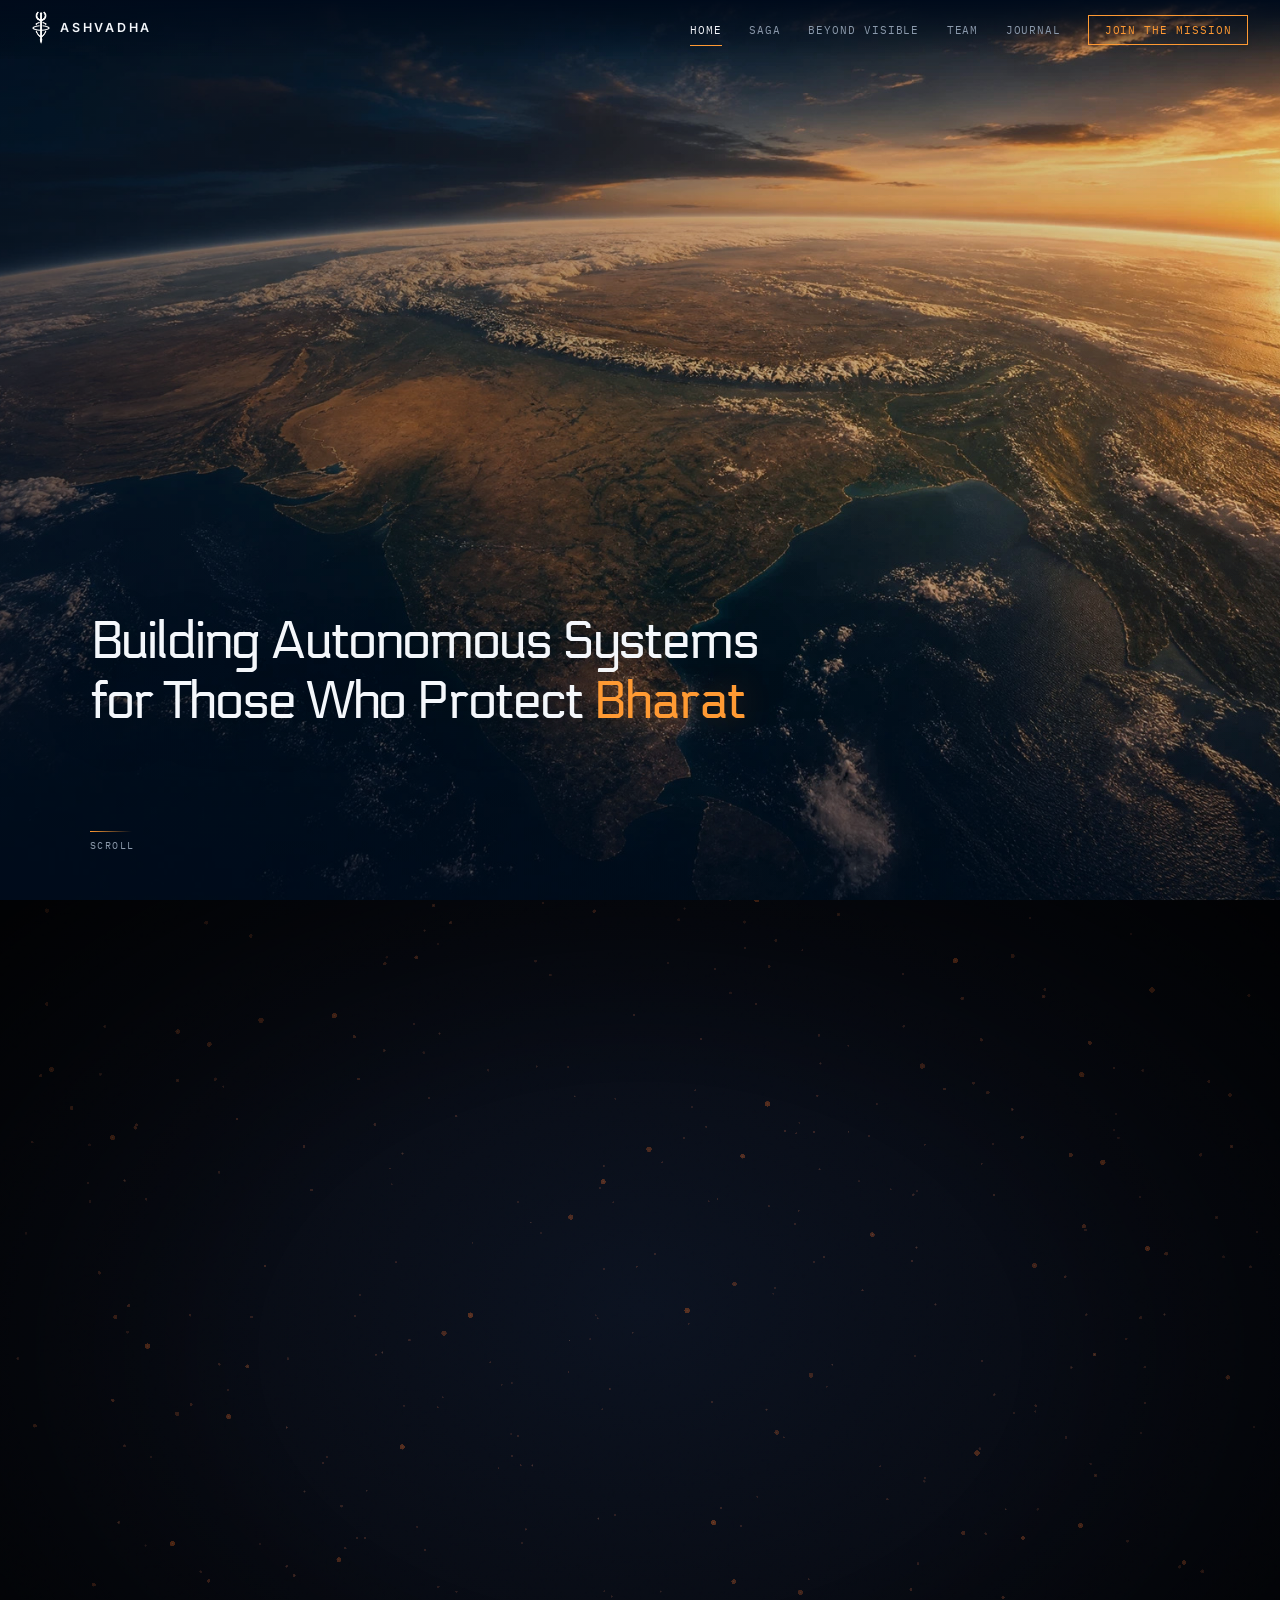
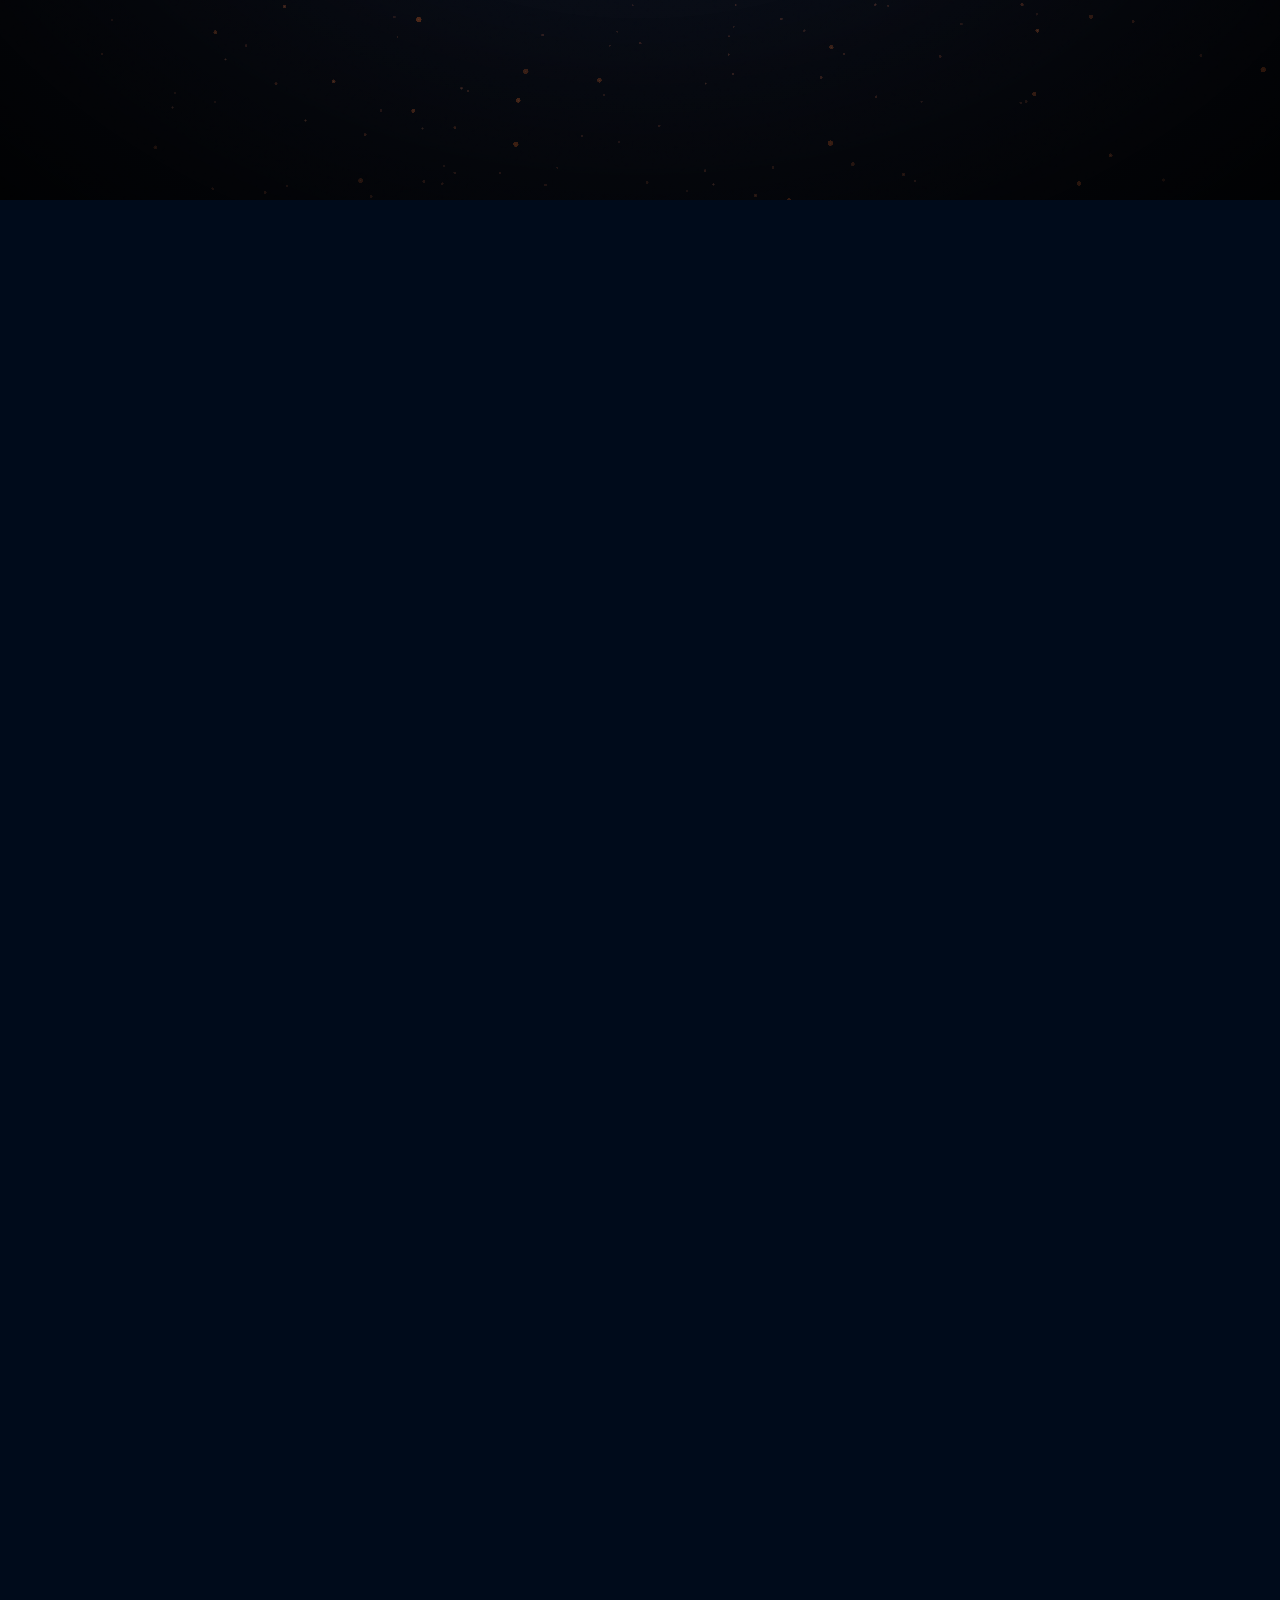
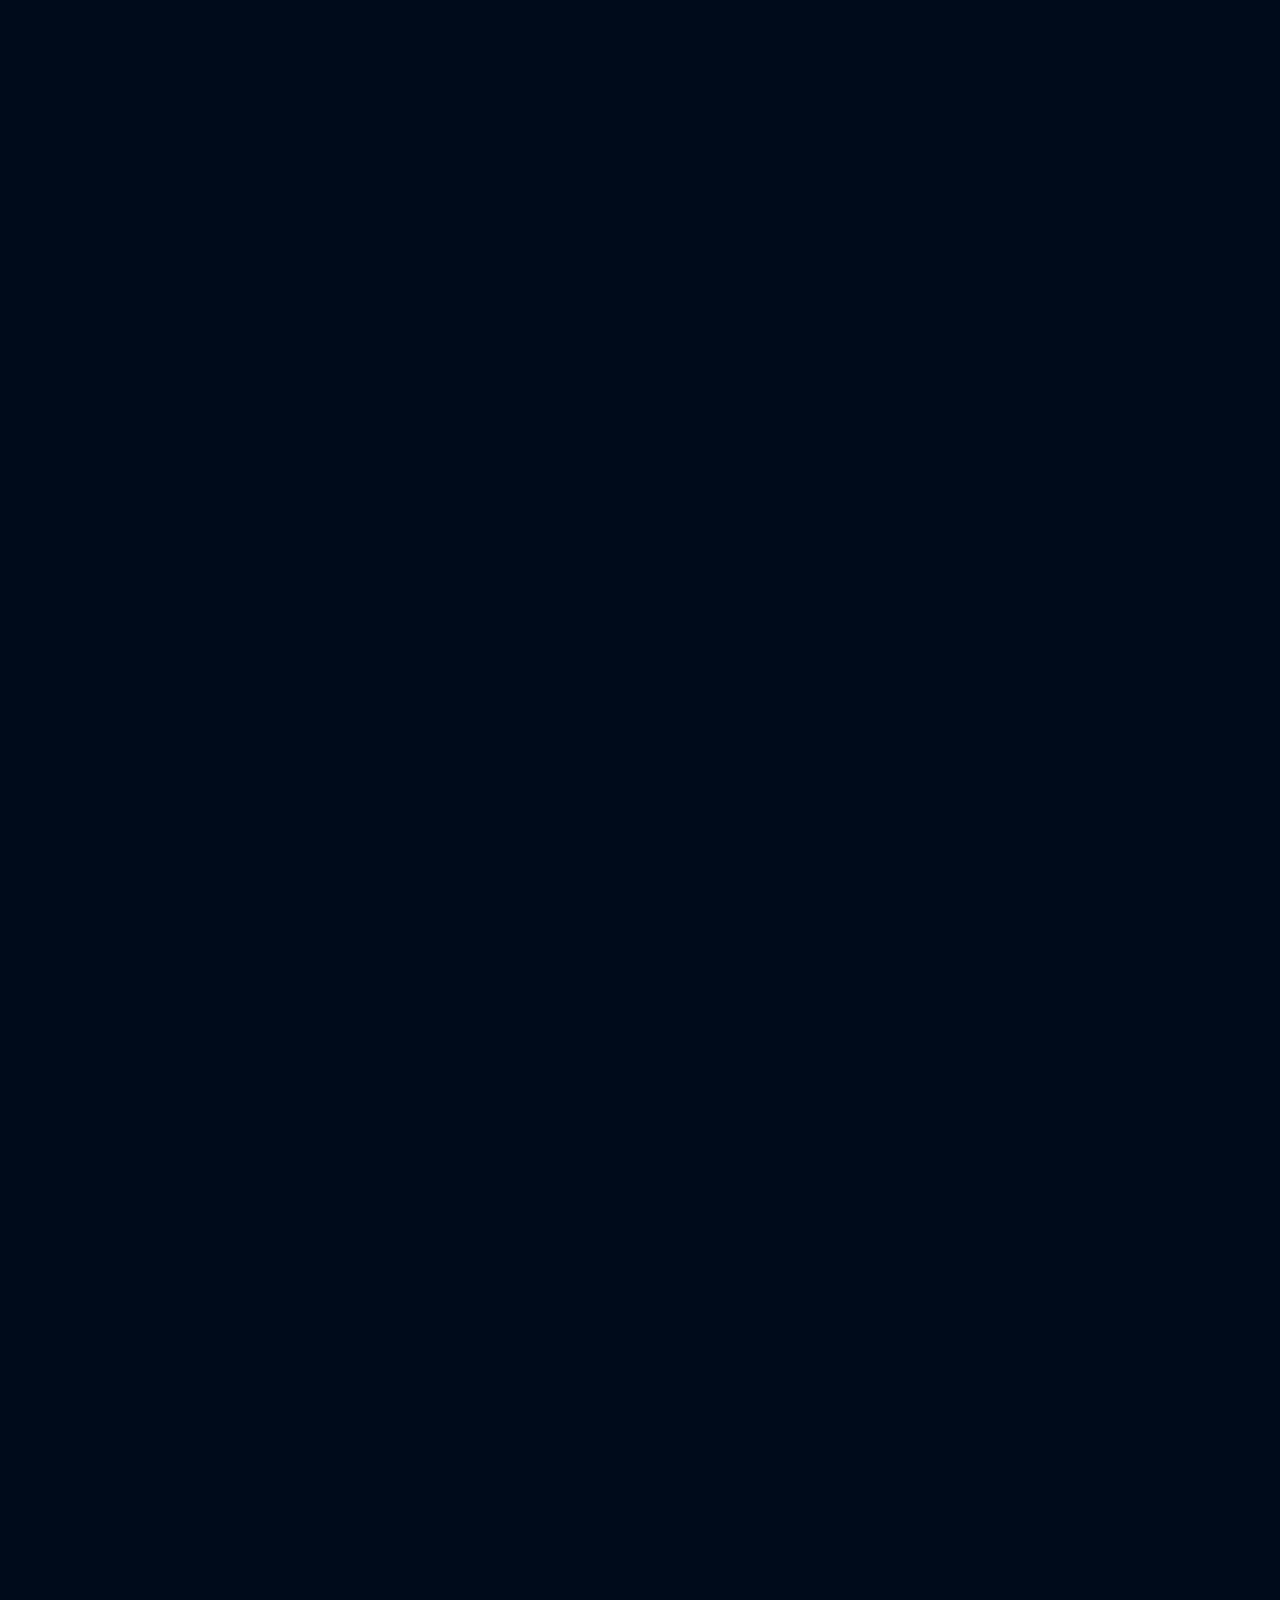
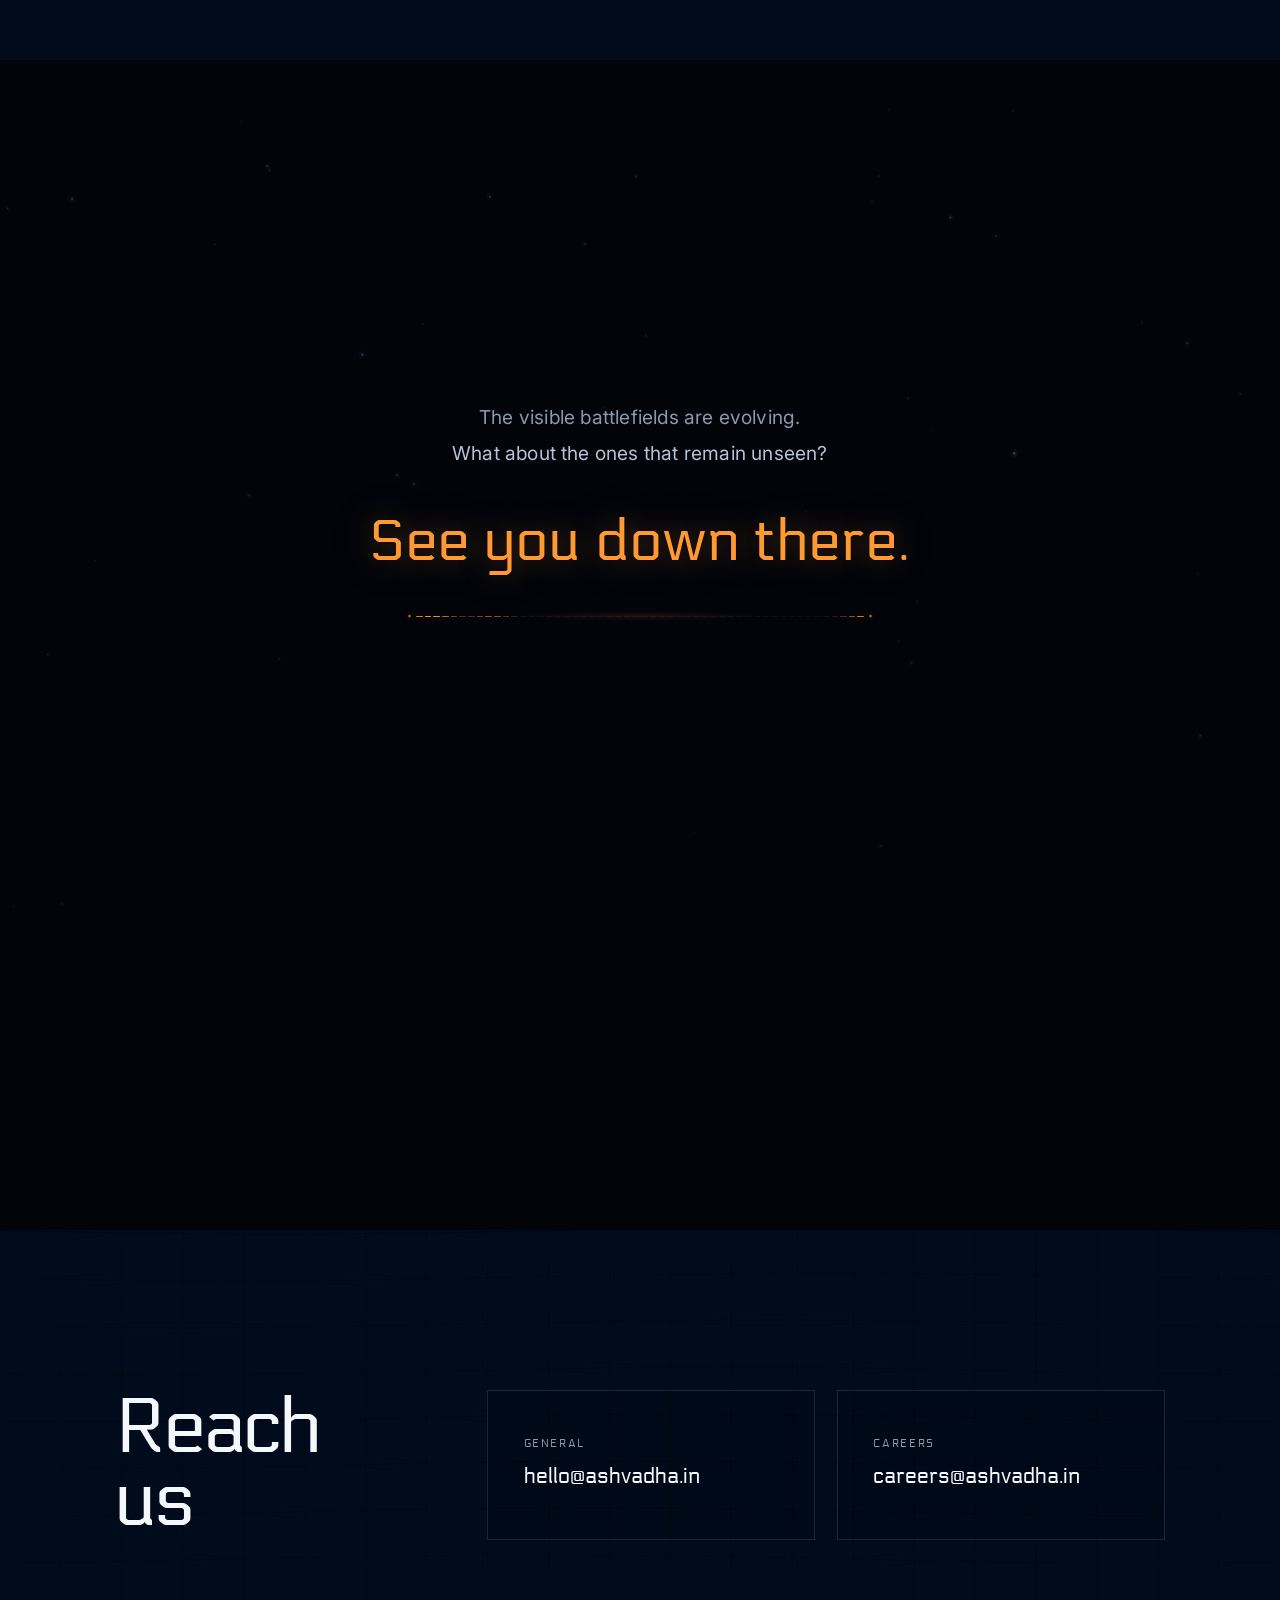
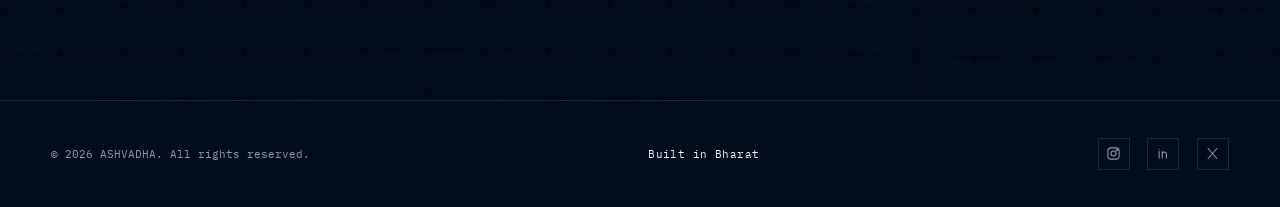
<file: index.html>
<!DOCTYPE html>
<html lang="en">
<head>
  <meta charset="UTF-8" />
  <meta name="viewport" content="width=device-width, initial-scale=1.0" />
  <title>ASHVADHA — Autonomous Systems for Those Who Protect Bharat</title>
  <meta name="description" content="ASHVADHA builds sovereign autonomous systems. Uncompromising standards. Built in Bharat." />
  <link rel="preconnect" href="https://fonts.googleapis.com" />
  <link rel="preconnect" href="https://fonts.gstatic.com" crossorigin />
  <link href="https://fonts.googleapis.com/css2?family=Electrolize&family=IBM+Plex+Mono:wght@400;500&family=Inter:wght@400;500;600&display=swap" rel="stylesheet" />
  <link rel="stylesheet" href="styles.css" />
  <link rel="stylesheet" href="saga-v29.css" />
  <link rel="stylesheet" href="domain-v29.css" />
  <meta name="theme-color" content="#000b1b" />
  <meta name="color-scheme" content="dark" />
  <link rel="canonical" href="https://ashvadha.in/" />
  <link rel="icon" type="image/png" sizes="32x32" href="images/favicon-32.png" />
  <link rel="apple-touch-icon" href="images/apple-touch-icon.png" />
  <meta property="og:type" content="website" />
  <meta property="og:site_name" content="ASHVADHA" />
  <meta property="og:title" content="ASHVADHA — Autonomous Systems for Those Who Protect Bharat" />
  <meta property="og:description" content="ASHVADHA builds sovereign autonomous systems. Uncompromising standards. Built in Bharat." />
  <meta property="og:url" content="https://ashvadha.in/" />
  <meta property="og:image" content="https://ashvadha.in/images/og-image.jpg" />
  <meta property="og:image:width" content="1200" />
  <meta property="og:image:height" content="630" />
  <meta property="og:image:alt" content="India seen from orbit at sunrise, with the Ashvadha mark" />
  <meta name="twitter:card" content="summary_large_image" />
  <meta name="twitter:site" content="@ashvadhaindia" />
  <noscript><style>.boot{display:none}.team-card{opacity:1}</style></noscript>
  <script type="application/ld+json">{"@context":"https://schema.org","@type":"Organization","name":"ASHVADHA","url":"https://ashvadha.in/","logo":"https://ashvadha.in/images/icon-512.png","description":"ASHVADHA builds sovereign autonomous systems for those who protect Bharat.","sameAs":["https://www.instagram.com/ashvadha_india/","https://in.linkedin.com/company/ashvadha","https://x.com/ashvadhaindia"]}</script>
</head>
<body>
  <a class="skip-link" href="#main">Skip to content</a>
  <div id="boot" class="boot" aria-hidden="true"></div>

  <!-- Navigation -->
  <nav class="nav" id="nav">
    <a href="index.html" class="nav-logo">
      <img src="images/logo-mark.png" alt="" width="18" height="34" class="nav-logo-img" />
      <span>ASHVADHA</span>
    </a>
    <ul class="nav-links" id="navLinks">
      <li><a href="#hero" class="active">Home</a></li>
      <li><a href="#saga">Saga</a></li>
      <li><a href="#beyond">Beyond Visible</a></li>
      <li><a href="team.html">Team</a></li>
      <li><a href="journal.html">Journal</a></li>
      <li><a href="#join" class="nav-cta">Join the Mission</a></li>
    </ul>
    <button class="nav-toggle" id="navToggle" aria-label="Menu" aria-controls="navLinks" aria-expanded="false">
      <svg width="24" height="24" viewBox="0 0 24 24" fill="none" stroke="currentColor" stroke-width="2">
        <path d="M4 6h16M4 12h16M4 18h16"/>
      </svg>
    </button>
  </nav>

  <main id="main">
  <!-- Hero -->
  <section class="hero" id="hero">
    <div class="hero-bg">
      <img src="images/hero-bg.jpg" alt="" width="1920" height="1080" fetchpriority="high" decoding="async" class="hero-img" />
    </div>
    <div class="hero-overlay"></div>
    <div class="hero-content">
      <h1 class="hero-tagline"><span class="hero-line hero-line-one">Building Autonomous Systems</span><span class="hero-line hero-line-two">for Those Who Protect <em>Bharat</em></span></h1>
    </div>
    <div class="scroll-hint"><i></i>Scroll</div>
  </section>

<section class="saga-v29" id="saga" data-saga-section>
    <div class="saga-v29__track">
      <div class="saga-v29__sticky" data-sticky>

        <canvas class="saga-v29__canvas" data-saga-canvas aria-hidden="true"></canvas>

        <div class="saga-v29__grain" aria-hidden="true"></div>
        <div class="saga-v29__vignette" aria-hidden="true"></div>

        <div class="saga-v29__brand">
          <h2 class="saga-v29__title">SAGA</h2>
          <p class="saga-v29__tagline">The Brain for All Autonomy</p>
        </div>

      </div>
    </div>
  </section>

  <section class="dx no-js" id="beyond" aria-labelledby="dxHeading">
    <div class="dx-track">
      <div class="dx-stage">
        <canvas class="dx-dust" aria-hidden="true"></canvas>
        <div class="dx-final">
          <p class="dx-lead">
            <span class="dx-lead__a">The visible battlefields are evolving.</span>
            <span class="dx-lead__b">What about the ones that remain unseen?</span>
          </p>
          <h2 class="dx-final__line" id="dxHeading">See you down there<span class="dx-dot">.</span></h2>
          <div class="dx-build" aria-hidden="true">
            <div class="dx-build__rail"></div>
          </div>
        </div>
      </div>
    </div>
  </section>

  <!-- Join the Mission -->
  <section class="join" id="join">
    <canvas id="joinGridCanvas" aria-hidden="true"></canvas>
    <div class="join-inner">
      <div class="section-label">Reach us</div>
      <div class="contact-grid">
        <div class="contact-item">
          <h3>General</h3>
          <a href="mailto:hello@ashvadha.in">hello@ashvadha.in</a>
        </div>
        <div class="contact-item">
          <h3>Careers</h3>
          <a href="mailto:careers@ashvadha.in">careers@ashvadha.in</a>
        </div>
      </div>
    </div>
  </section>
  </main>

  <!-- Footer -->
  <footer class="footer">
    <div class="footer-left">
      <span>© 2026 ASHVADHA. All rights reserved.</span>
    </div>
    <div class="built-in">
      Built in Bharat
    </div>
    <div class="footer-socials" aria-label="Social links">
      <a href="https://www.instagram.com/ashvadha_india/" target="_blank" rel="noopener noreferrer" aria-label="Instagram">
        <svg viewBox="0 0 24 24" aria-hidden="true"><rect x="3" y="3" width="18" height="18" rx="5"></rect><circle cx="12" cy="12" r="4"></circle><circle cx="17.4" cy="6.7" r="1"></circle></svg>
      </a>
      <a href="https://in.linkedin.com/company/ashvadha" target="_blank" rel="noopener noreferrer" aria-label="LinkedIn">
        <svg viewBox="0 0 24 24" aria-hidden="true"><path d="M5 8.5V19M5 5.2v.1M10 19v-6.2a3.3 3.3 0 0 1 6.6 0V19M10 9v10"></path></svg>
      </a>
      <a href="https://x.com/ashvadhaindia" target="_blank" rel="noopener noreferrer" aria-label="X.com">
        <svg viewBox="0 0 24 24" aria-hidden="true"><path d="M5 4l14 16M19 4L5 20"></path></svg>
      </a>
    </div>
  </footer>

  <script src="script.js"></script>
  <script defer src="js/saga-brain.bundle.js" onerror="document.documentElement.classList.add('saga-failed')"></script>
  <script src="js/domain-v29.js"></script>
</body>
</html>
</file>
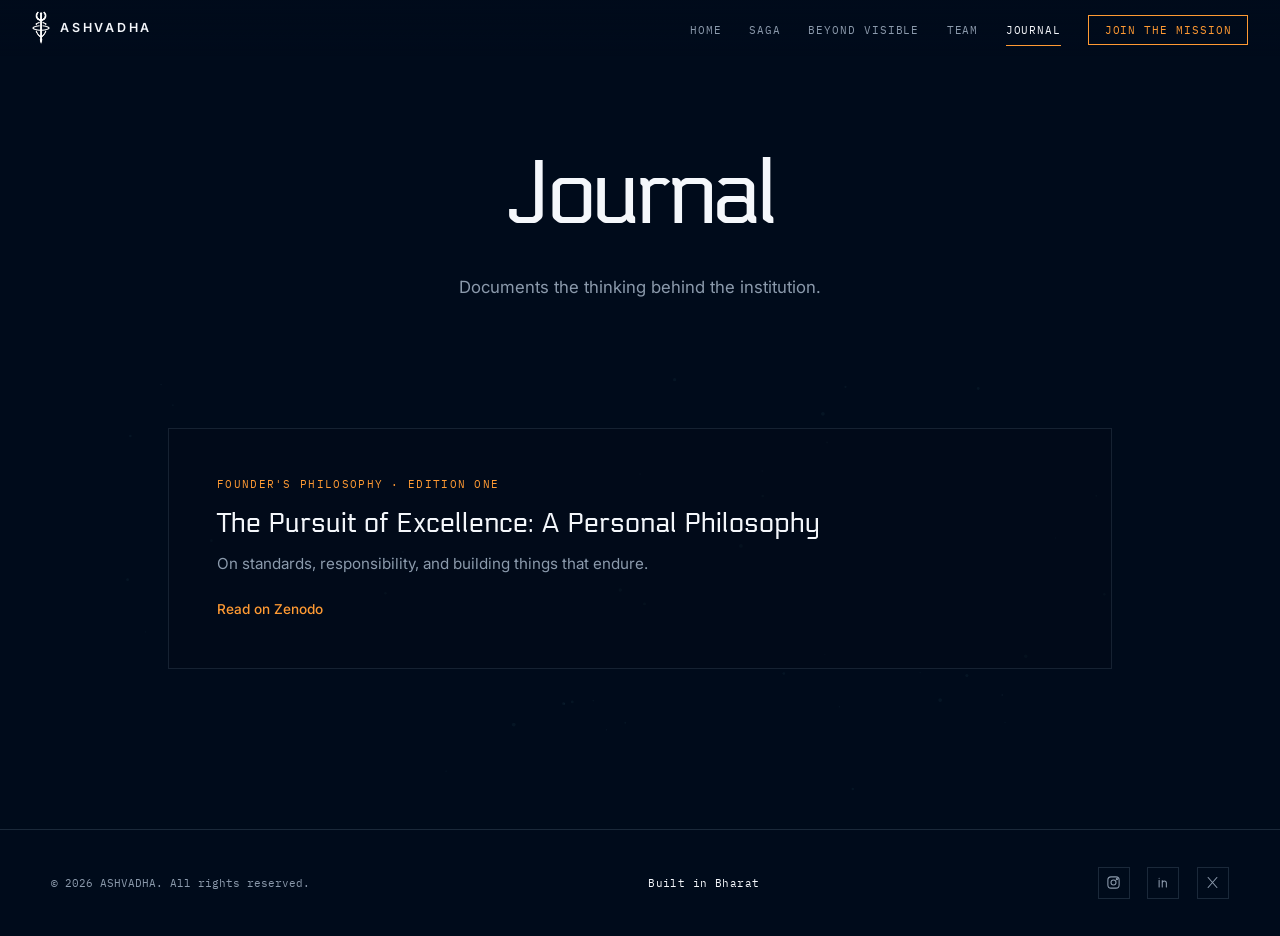
<file: journal.html>
<!DOCTYPE html>
<html lang="en">
<head>
  <meta charset="UTF-8" />
  <meta name="viewport" content="width=device-width, initial-scale=1.0" />
  <title>Journal — ASHVADHA</title>
  <meta name="description" content="Documents the thinking behind the institution." />
  <link rel="preconnect" href="https://fonts.googleapis.com" />
  <link rel="preconnect" href="https://fonts.gstatic.com" crossorigin />
  <link href="https://fonts.googleapis.com/css2?family=Electrolize&family=IBM+Plex+Mono:wght@400;500&family=Inter:wght@400;500;600&display=swap" rel="stylesheet" />
  <link rel="stylesheet" href="styles.css" />
  <meta name="theme-color" content="#000b1b" />
  <meta name="color-scheme" content="dark" />
  <link rel="canonical" href="https://ashvadha.in/journal.html" />
  <link rel="icon" type="image/png" sizes="32x32" href="images/favicon-32.png" />
  <link rel="apple-touch-icon" href="images/apple-touch-icon.png" />
  <meta property="og:type" content="website" />
  <meta property="og:site_name" content="ASHVADHA" />
  <meta property="og:title" content="Journal — ASHVADHA" />
  <meta property="og:description" content="Documents the thinking behind the institution." />
  <meta property="og:url" content="https://ashvadha.in/journal.html" />
  <meta property="og:image" content="https://ashvadha.in/images/og-image.jpg" />
  <meta property="og:image:width" content="1200" />
  <meta property="og:image:height" content="630" />
  <meta property="og:image:alt" content="India seen from orbit at sunrise, with the Ashvadha mark" />
  <meta name="twitter:card" content="summary_large_image" />
  <meta name="twitter:site" content="@ashvadhaindia" />
  <noscript><style>.boot{display:none}.team-card{opacity:1}</style></noscript>
</head>
<body>
  <a class="skip-link" href="#main">Skip to content</a>
  <nav class="nav" id="nav">
    <a href="index.html" class="nav-logo">
      <img src="images/logo-mark.png" alt="" width="18" height="34" class="nav-logo-img" />
      <span>ASHVADHA</span>
    </a>
    <ul class="nav-links" id="navLinks">
      <li><a href="index.html">Home</a></li>
      <li><a href="index.html#saga">Saga</a></li>
      <li><a href="index.html#beyond">Beyond Visible</a></li>
      <li><a href="team.html">Team</a></li>
      <li><a href="journal.html" class="active">Journal</a></li>
      <li><a href="index.html#join" class="nav-cta">Join the Mission</a></li>
    </ul>
    <button class="nav-toggle" id="navToggle" aria-label="Menu" aria-controls="navLinks" aria-expanded="false">
      <svg width="24" height="24" viewBox="0 0 24 24" fill="none" stroke="currentColor" stroke-width="2">
        <path d="M4 6h16M4 12h16M4 18h16"/>
      </svg>
    </button>
  </nav>

  <main id="main">
  <header class="page-hero">
    <h1>Journal</h1>
    <p>Documents the thinking behind the institution.</p>
  </header>

  <div class="journal-list page-particle-surface">
    <canvas class="page-particles" aria-hidden="true"></canvas>
    <a href="https://zenodo.org/records/21700220" target="_blank" rel="noopener noreferrer" class="journal-card">
      <div class="journal-meta">Founder's Philosophy · Edition One</div>
      <h2>The Pursuit of Excellence: A Personal Philosophy</h2>
      <p>On standards, responsibility, and building things that endure.</p>
      <span class="journal-more">Read on Zenodo</span>
    </a>
  </div>
  </main>

  <footer class="footer">
    <div class="footer-left">
      <span>© 2026 ASHVADHA. All rights reserved.</span>
    </div>
    <div class="built-in">
      Built in Bharat
    </div>
    <div class="footer-socials" aria-label="Social links">
      <a href="https://www.instagram.com/ashvadha_india/" target="_blank" rel="noopener noreferrer" aria-label="Instagram"><svg viewBox="0 0 24 24" aria-hidden="true"><rect x="3" y="3" width="18" height="18" rx="5"></rect><circle cx="12" cy="12" r="4"></circle><circle cx="17.4" cy="6.7" r="1"></circle></svg></a>
      <a href="https://in.linkedin.com/company/ashvadha" target="_blank" rel="noopener noreferrer" aria-label="LinkedIn"><svg viewBox="0 0 24 24" aria-hidden="true"><path d="M5 8.5V19M5 5.2v.1M10 19v-6.2a3.3 3.3 0 0 1 6.6 0V19M10 9v10"></path></svg></a>
      <a href="https://x.com/ashvadhaindia" target="_blank" rel="noopener noreferrer" aria-label="X.com"><svg viewBox="0 0 24 24" aria-hidden="true"><path d="M5 4l14 16M19 4L5 20"></path></svg></a>
    </div>
  </footer>

  <script src="script.js"></script>
</body>
</html>
</file>
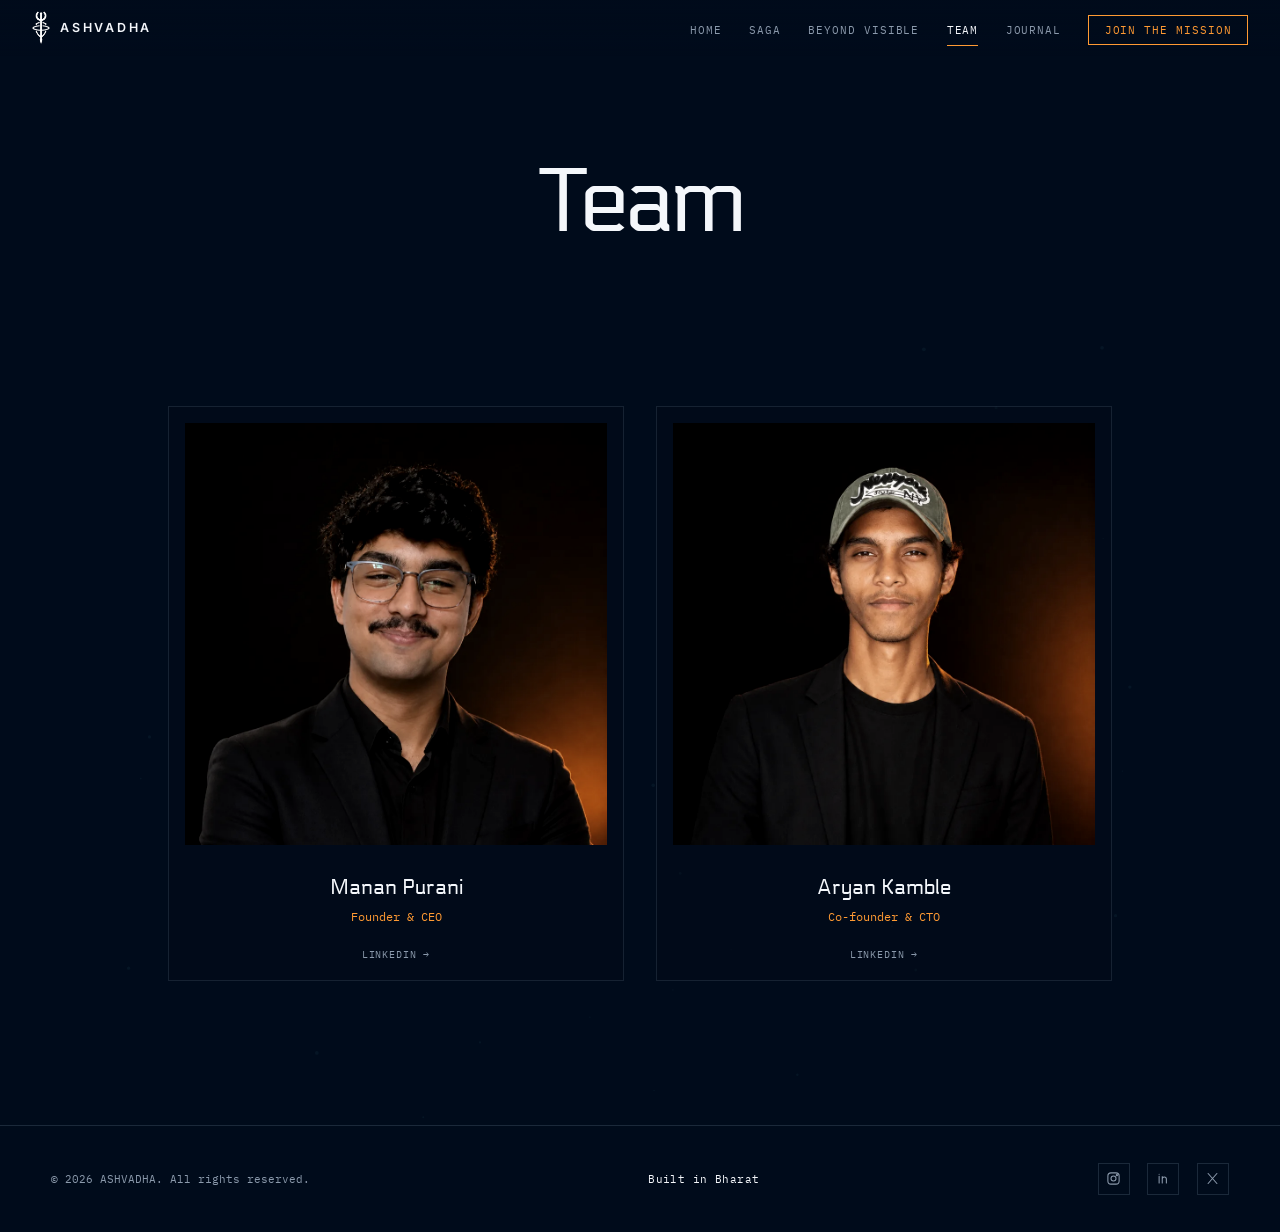
<file: team.html>
<!DOCTYPE html>
<html lang="en">
<head>
  <meta charset="UTF-8" />
  <meta name="viewport" content="width=device-width, initial-scale=1.0" />
  <title>Team — ASHVADHA</title>
  <meta name="description" content="The builders of ASHVADHA." />
  <link rel="preconnect" href="https://fonts.googleapis.com" />
  <link rel="preconnect" href="https://fonts.gstatic.com" crossorigin />
  <link href="https://fonts.googleapis.com/css2?family=Electrolize&family=IBM+Plex+Mono:wght@400;500&family=Inter:wght@400;500;600&display=swap" rel="stylesheet" />
  <link rel="stylesheet" href="styles.css" />
  <meta name="theme-color" content="#000b1b" />
  <meta name="color-scheme" content="dark" />
  <link rel="canonical" href="https://ashvadha.in/team.html" />
  <link rel="icon" type="image/png" sizes="32x32" href="images/favicon-32.png" />
  <link rel="apple-touch-icon" href="images/apple-touch-icon.png" />
  <meta property="og:type" content="website" />
  <meta property="og:site_name" content="ASHVADHA" />
  <meta property="og:title" content="Team — ASHVADHA" />
  <meta property="og:description" content="The builders of ASHVADHA." />
  <meta property="og:url" content="https://ashvadha.in/team.html" />
  <meta property="og:image" content="https://ashvadha.in/images/og-image.jpg" />
  <meta property="og:image:width" content="1200" />
  <meta property="og:image:height" content="630" />
  <meta property="og:image:alt" content="India seen from orbit at sunrise, with the Ashvadha mark" />
  <meta name="twitter:card" content="summary_large_image" />
  <meta name="twitter:site" content="@ashvadhaindia" />
  <noscript><style>.boot{display:none}.team-card{opacity:1}</style></noscript>
</head>
<body>
  <a class="skip-link" href="#main">Skip to content</a>
  <nav class="nav" id="nav">
    <a href="index.html" class="nav-logo">
      <img src="images/logo-mark.png" alt="" width="18" height="34" class="nav-logo-img" />
      <span>ASHVADHA</span>
    </a>
    <ul class="nav-links" id="navLinks">
      <li><a href="index.html">Home</a></li>
      <li><a href="index.html#saga">Saga</a></li>
      <li><a href="index.html#beyond">Beyond Visible</a></li>
      <li><a href="team.html" class="active">Team</a></li>
      <li><a href="journal.html">Journal</a></li>
      <li><a href="index.html#join" class="nav-cta">Join the Mission</a></li>
    </ul>
    <button class="nav-toggle" id="navToggle" aria-label="Menu" aria-controls="navLinks" aria-expanded="false">
      <svg width="24" height="24" viewBox="0 0 24 24" fill="none" stroke="currentColor" stroke-width="2">
        <path d="M4 6h16M4 12h16M4 18h16"/>
      </svg>
    </button>
  </nav>

  <main id="main">
  <header class="page-hero">
    <h1>Team</h1>
  </header>

  <div class="team-grid page-particle-surface">
    <canvas class="page-particles" aria-hidden="true"></canvas>
    <article class="team-card">
      <img src="images/manan-pfp-website.webp" alt="Manan Purani" width="960" height="960" decoding="async" class="team-photo" />
      <h2>Manan Purani</h2>
      <p class="role">Founder &amp; CEO</p>
      <a href="https://www.linkedin.com/in/manan-purani/" target="_blank" rel="noopener noreferrer" class="linkedin" aria-label="Manan Purani on LinkedIn">LinkedIn →</a>
    </article>

    <article class="team-card">
      <img src="images/aryan-pfp-website.webp" alt="Aryan Kamble" width="960" height="960" decoding="async" class="team-photo" />
      <h2>Aryan Kamble</h2>
      <p class="role">Co-founder &amp; CTO</p>
      <a href="https://www.linkedin.com/in/aryan-kamble-34913a2b7/" target="_blank" rel="noopener noreferrer" class="linkedin" aria-label="Aryan Kamble on LinkedIn">LinkedIn →</a>
    </article>
  </div>
  </main>

  <footer class="footer">
    <div class="footer-left">
      <span>© 2026 ASHVADHA. All rights reserved.</span>
    </div>
    <div class="built-in">
      Built in Bharat
    </div>
    <div class="footer-socials" aria-label="Social links">
      <a href="https://www.instagram.com/ashvadha_india/" target="_blank" rel="noopener noreferrer" aria-label="Instagram"><svg viewBox="0 0 24 24" aria-hidden="true"><rect x="3" y="3" width="18" height="18" rx="5"></rect><circle cx="12" cy="12" r="4"></circle><circle cx="17.4" cy="6.7" r="1"></circle></svg></a>
      <a href="https://in.linkedin.com/company/ashvadha" target="_blank" rel="noopener noreferrer" aria-label="LinkedIn"><svg viewBox="0 0 24 24" aria-hidden="true"><path d="M5 8.5V19M5 5.2v.1M10 19v-6.2a3.3 3.3 0 0 1 6.6 0V19M10 9v10"></path></svg></a>
      <a href="https://x.com/ashvadhaindia" target="_blank" rel="noopener noreferrer" aria-label="X.com"><svg viewBox="0 0 24 24" aria-hidden="true"><path d="M5 4l14 16M19 4L5 20"></path></svg></a>
    </div>
  </footer>

  <script src="script.js"></script>
</body>
</html>
</file>
<file: styles.css>
:root {
  --void: #050914;
  --void-2: #08111f;
  --panel: rgba(11, 24, 39, .72);
  --panel-solid: #0b1828;
  --orange: #ff9a33;
  --orange-soft: #ffbd72;
  --cyan: #74d4dc;
  --text: #f4f7fb;
  --muted: #8b9aac;
  --line: rgba(150, 178, 201, .18);
  --line-hot: rgba(255, 154, 51, .34);
  --font: Inter, system-ui, -apple-system, BlinkMacSystemFont, "Segoe UI", sans-serif;
  --mono: "IBM Plex Mono", ui-monospace, SFMono-Regular, Menlo, monospace;
  --ease: cubic-bezier(.23, 1, .32, 1);
}

*, *::before, *::after { box-sizing: border-box; margin: 0; padding: 0; }
html { scroll-behavior: smooth; font-size: 16px; }
body { font-family: var(--font); background: var(--void); color: var(--text); line-height: 1.5; overflow-x: hidden; -webkit-font-smoothing: antialiased; }
body::before { content: ""; position: fixed; inset: 0; pointer-events: none; z-index: 50; opacity: .18; background-image: linear-gradient(rgba(255,255,255,.025) 1px, transparent 1px), linear-gradient(90deg, rgba(255,255,255,.025) 1px, transparent 1px); background-size: 80px 80px; mask-image: linear-gradient(to bottom, #000, transparent 85%); }
a { color: inherit; text-decoration: none; transition: color .22s var(--ease), border-color .22s var(--ease), background .22s var(--ease), transform .22s var(--ease); }
a:hover { color: var(--orange); }
img { max-width: 100%; display: block; }

.nav { position: fixed; inset: 0 0 auto; z-index: 100; display: flex; align-items: center; justify-content: space-between; padding: 1.15rem 3.2rem; background: linear-gradient(to bottom, rgba(5,9,20,.96), transparent); transition: .3s var(--ease); }
.nav.scrolled { background: rgba(5,9,20,.84); backdrop-filter: blur(18px); border-bottom: 1px solid rgba(255,154,51,.14); }
.nav-logo { display: flex; align-items: center; gap: .75rem; font-size: .82rem; font-weight: 600; letter-spacing: .22em; text-transform: uppercase; }
.nav-logo-img { width: 27px; height: 27px; object-fit: contain; filter: drop-shadow(0 0 10px rgba(255,154,51,.4)); }
.nav-links { display: flex; align-items: center; gap: 2.1rem; list-style: none; }
.nav-links a { position: relative; font-family: var(--mono); font-size: .66rem; letter-spacing: .09em; color: var(--muted); text-transform: uppercase; }
.nav-links a::after { content: ""; position: absolute; left: 0; bottom: -.55rem; width: 100%; height: 1px; background: var(--orange); transform: scaleX(0); transform-origin: right; transition: transform .25s var(--ease); }
.nav-links a:hover::after, .nav-links a.active::after { transform: scaleX(1); transform-origin: left; }
.nav-links a:hover, .nav-links a.active { color: var(--text); }
.nav-cta { border: 1px solid var(--orange); color: var(--orange) !important; padding: .62rem 1.15rem; }
.nav-cta::after { display: none; }
.nav-cta:hover { background: var(--orange); color: var(--void) !important; box-shadow: 0 0 26px rgba(255,154,51,.25); }
.nav-toggle { display: none; background: none; border: 0; color: var(--text); cursor: pointer; padding: .5rem; }

.hero { position: relative; height: 100vh; min-height: 700px; display: flex; align-items: center; padding: 0 9vw; overflow: hidden; isolation: isolate; }
.hero::before { content: ""; position: absolute; inset: 10% 5% 8%; border: 1px solid rgba(255,154,51,.16); clip-path: polygon(0 0, 92% 0, 100% 15%, 100% 100%, 8% 100%, 0 85%); z-index: 2; pointer-events: none; }
.hero::after { content: ""; position: absolute; top: 17%; right: 8%; width: 23vw; height: 23vw; max-width: 330px; max-height: 330px; border: 1px solid rgba(116,212,220,.24); border-radius: 50%; background: repeating-conic-gradient(from 0deg, transparent 0 13deg, rgba(116,212,220,.12) 13.5deg 14deg, transparent 14.5deg 45deg); mask-image: radial-gradient(transparent 0 45%, #000 46% 47%, transparent 48% 54%, #000 55% 56%, transparent 57%); animation: spin 24s linear infinite; z-index: 2; pointer-events: none; }
.hero-bg { position: absolute; inset: 0; z-index: -2; transform: scale(1.04); }
.hero-img { width: 100%; height: 100%; object-fit: cover; object-position: center 40%; filter: brightness(.58) contrast(1.1) saturate(.9); transition: transform 1.2s var(--ease); }
.hero-overlay { position: absolute; inset: 0; z-index: -1; background: radial-gradient(circle at 76% 43%, rgba(255,154,51,.14), transparent 23%), linear-gradient(105deg, rgba(5,9,20,.97) 0%, rgba(5,9,20,.72) 41%, rgba(5,9,20,.2) 100%), linear-gradient(to top, rgba(5,9,20,.9), transparent 48%); }
.hero-content { position: relative; z-index: 3; max-width: 820px; transform: translateZ(20px); }
.hero-content::before { content: "// ASHVADHA / SYSTEM 01"; display: block; margin-bottom: 1.3rem; color: var(--cyan); font: .62rem var(--mono); letter-spacing: .18em; opacity: .85; }
.hero-eyebrow { font: .67rem var(--mono); letter-spacing: .23em; text-transform: uppercase; color: var(--orange); margin-bottom: 1.55rem; }
.hero h1 { font-size: clamp(2.5rem, 5vw, 5.2rem); line-height: 1.02; font-weight: 500; letter-spacing: -.055em; max-width: 850px; text-wrap: balance; text-shadow: 0 10px 50px rgba(0,0,0,.4); }
.hero h1 em { font-style: normal; color: var(--orange); text-shadow: 0 0 30px rgba(255,154,51,.25); }
.scroll-hint, .saga-scroll-hint { position: absolute; z-index: 4; display: flex; flex-direction: column; align-items: center; gap: .45rem; color: var(--muted); font: .6rem var(--mono); letter-spacing: .16em; text-transform: uppercase; }
.scroll-hint { bottom: 2.5rem; left: 9vw; align-items: flex-start; }
.scroll-hint i, .saga-scroll-hint i { width: 42px; height: 1px; background: linear-gradient(90deg, var(--orange), transparent); display: block; animation: pulse 2.2s ease-in-out infinite; }

section { position: relative; }
.saga { min-height: 380vh; background: radial-gradient(ellipse at 50% 40%, #112235 0%, #07101e 37%, #050914 74%); }
.saga::before { content: "AUTONOMY CORE / SAGA"; position: absolute; top: 7rem; left: 3rem; z-index: 3; color: rgba(139,154,172,.6); font: .62rem var(--mono); letter-spacing: .18em; }
.saga::after { content: "01"; position: absolute; right: 4rem; top: 6.7rem; color: rgba(255,154,51,.8); font: 2.5rem var(--mono); z-index: 3; }
.saga-sticky { position: sticky; top: 0; height: 100vh; width: 100%; overflow: hidden; }
.saga-sticky::before { content: ""; position: absolute; inset: 15% 12%; border: 1px solid rgba(116,212,220,.12); transform: perspective(600px) rotateX(62deg) rotateZ(8deg); transform-origin: center; background: linear-gradient(rgba(116,212,220,.035) 1px, transparent 1px), linear-gradient(90deg, rgba(116,212,220,.035) 1px, transparent 1px); background-size: 42px 42px; pointer-events: none; }
#sagaCanvas, #oceanCanvas { position: absolute; inset: 0; width: 100%; height: 100%; display: block; }
.saga-caption { position: absolute; left: 50%; bottom: 10%; transform: translateX(-50%); text-align: center; z-index: 5; opacity: 0; pointer-events: none; transition: opacity .8s ease; }
.saga-caption.visible { opacity: 1; }
.saga-name { display: block; font: 600 .92rem var(--mono); letter-spacing: .32em; color: var(--orange); margin-bottom: .45rem; }
.saga-desc { display: block; font: .68rem var(--mono); letter-spacing: .1em; color: var(--muted); }
.saga-scroll-hint { bottom: 5%; left: 50%; transform: translateX(-50%); transition: opacity .4s ease; }

.beyond { min-height: 100vh; display: flex; align-items: center; justify-content: center; background: #050914; padding: 9rem 2rem; overflow: hidden; }
.beyond::before { content: "03 / MULTI-DOMAIN AWARENESS"; position: absolute; top: 3rem; left: 3rem; color: rgba(139,154,172,.7); font: .62rem var(--mono); letter-spacing: .15em; }
.beyond::after { content: ""; position: absolute; width: 75vw; height: 75vw; border: 1px solid rgba(116,212,220,.1); border-radius: 50%; box-shadow: 0 0 0 8vw rgba(116,212,220,.018), 0 0 0 16vw rgba(116,212,220,.012); }
.ocean-bg { opacity: .72; pointer-events: none; z-index: 0; }
.beyond-content { position: relative; z-index: 2; text-align: center; max-width: 740px; padding: 5rem 3.2rem; border: 1px solid var(--line); background: linear-gradient(145deg, rgba(12,27,43,.82), rgba(5,9,20,.5)); box-shadow: 0 30px 100px rgba(0,0,0,.32), inset 0 1px rgba(255,255,255,.06); clip-path: polygon(0 0, 96% 0, 100% 8%, 100% 100%, 4% 100%, 0 92%); }
.beyond-content::before, .beyond-content::after { content: ""; position: absolute; width: 44px; height: 44px; border-color: var(--orange); border-style: solid; opacity: .8; }
.beyond-content::before { top: -1px; left: -1px; border-width: 1px 0 0 1px; }
.beyond-content::after { bottom: -1px; right: -1px; border-width: 0 1px 1px 0; }
.beyond-domains { display: flex; justify-content: center; align-items: center; gap: 1.4rem; margin-bottom: 2.7rem; font: 600 .74rem var(--mono); letter-spacing: .28em; text-transform: uppercase; color: var(--orange); }
.beyond-domains .sep { width: 24px; height: 1px; background: var(--line-hot); }
.beyond-line-1 { font-size: clamp(1.45rem, 3vw, 2.2rem); font-weight: 500; line-height: 1.28; margin-bottom: .9rem; }
.beyond-line-2 { font-size: clamp(1.05rem, 2.1vw, 1.35rem); color: var(--muted); line-height: 1.55; }
.beyond-divider { width: 1px; height: 54px; margin: 2.8rem auto 2.4rem; background: linear-gradient(to bottom, transparent, var(--orange), transparent); }
.beyond-final-line { font-size: clamp(1.7rem, 3.8vw, 2.8rem); font-weight: 500; letter-spacing: -.03em; margin-bottom: 2rem; }
.loading-bar { width: 140px; height: 2px; background: rgba(255,154,51,.12); margin: 0 auto; position: relative; overflow: hidden; }
.loading-bar::after { content: ""; position: absolute; inset: 0 auto 0 0; width: 35%; background: var(--orange); animation: load 3.2s ease-in-out infinite; box-shadow: 0 0 14px var(--orange); }

.join { padding: 8rem 9vw; background: linear-gradient(135deg, #091421, #050914); border-top: 1px solid var(--line); }
.join-inner { max-width: 1040px; margin: 0 auto; }
.section-label { font: .7rem var(--mono); letter-spacing: .2em; text-transform: uppercase; color: var(--orange); margin-bottom: 3rem; }
.contact-grid { display: grid; grid-template-columns: 1fr 1fr; gap: 2px; margin-bottom: 3.5rem; }
.contact-item { padding: 2.2rem; border: 1px solid var(--line); background: var(--panel); transition: transform .3s var(--ease), border-color .3s var(--ease); }
.contact-item:hover { transform: translateY(-5px) rotateX(2deg); border-color: var(--line-hot); }
.contact-item h3 { font: .68rem var(--mono); letter-spacing: .15em; text-transform: uppercase; color: var(--muted); margin-bottom: .7rem; }
.contact-item a { font-size: 1.2rem; color: var(--text); }
.socials { display: flex; gap: 2rem; padding-top: 1.6rem; border-top: 1px solid var(--line); }
.socials a { font: .68rem var(--mono); letter-spacing: .1em; color: var(--muted); text-transform: uppercase; }
.socials a:hover { color: var(--orange); }

.footer { padding: 2.3rem 3.2rem; display: flex; justify-content: space-between; align-items: center; border-top: 1px solid var(--line); font: .68rem var(--mono); color: var(--muted); }
.built-in { display: flex; align-items: center; gap: .55rem; color: var(--text); letter-spacing: .04em; }
.built-in .lion { width: 18px; height: 18px; opacity: .85; animation: subtle-glow 3s ease-in-out infinite; }

.page-hero { position: relative; min-height: 42vh; display: flex; flex-direction: column; align-items: center; justify-content: flex-end; padding: 10rem 3rem 5rem; text-align: center; background: radial-gradient(circle at 50% 80%, rgba(255,154,51,.16), transparent 35%), linear-gradient(#091726, #050914); overflow: hidden; }
.page-hero::before { content: "// ASHVADHA / PERSONNEL"; position: absolute; top: 9rem; color: var(--cyan); font: .62rem var(--mono); letter-spacing: .2em; }
.page-hero h1 { font-size: clamp(2.8rem, 6vw, 5.2rem); font-weight: 500; letter-spacing: -.06em; }
.page-hero p { color: var(--muted); font-size: 1.05rem; margin-top: .8rem; }
.team-grid { display: grid; grid-template-columns: repeat(auto-fit, minmax(300px, 1fr)); gap: 2rem; max-width: 960px; margin: 0 auto; padding: 4rem 3rem 9rem; }
.team-card { padding: 1rem; text-align: center; opacity: 0; transform: translateY(30px); transition: opacity .7s ease, transform .7s ease; background: var(--panel); border: 1px solid var(--line); }
.team-card.visible { opacity: 1; transform: translateY(0); }
.team-photo { width: 100%; aspect-ratio: 1; object-fit: cover; margin-bottom: 1.7rem; filter: grayscale(25%) contrast(1.05); transition: filter .4s ease, transform .4s ease; }
.team-card:hover .team-photo { filter: grayscale(0); transform: scale(1.02); }
.team-card h2 { font-size: 1.3rem; font-weight: 500; margin-bottom: .35rem; }
.team-card .role { color: var(--orange); font: .72rem var(--mono); margin-bottom: 1rem; }
.team-card .linkedin { font: .65rem var(--mono); letter-spacing: .08em; text-transform: uppercase; color: var(--muted); }
.team-card .linkedin:hover { color: var(--orange); }
.journal-list { max-width: 820px; margin: 0 auto; padding: 4rem 3rem 10rem; }
.journal-card { display: block; padding: 3rem; border: 1px solid var(--line); background: linear-gradient(135deg, var(--panel), rgba(5,9,20,.42)); transition: border-color .3s var(--ease), transform .3s var(--ease), box-shadow .3s var(--ease); }
.journal-card:hover { border-color: var(--orange); transform: translateY(-6px) perspective(600px) rotateX(1deg); box-shadow: 0 20px 60px rgba(0,0,0,.3); color: inherit; }
.journal-meta { font: .68rem var(--mono); letter-spacing: .12em; text-transform: uppercase; color: var(--orange); margin-bottom: .95rem; }
.journal-card h2 { font-size: 1.7rem; font-weight: 500; margin-bottom: .7rem; line-height: 1.25; }
.journal-card p { color: var(--muted); font-size: .95rem; line-height: 1.55; }

@keyframes pulse { 0%,100% { opacity: .3; transform: scaleX(.75); } 50% { opacity: 1; transform: scaleX(1); } }
@keyframes spin { to { transform: rotate(360deg); } }
@keyframes load { 0% { transform: translateX(-160%); } 100% { transform: translateX(450%); } }
@keyframes subtle-glow { 0%,100% { opacity: .7; } 50% { opacity: 1; filter: drop-shadow(0 0 6px var(--orange)); } }

@media (prefers-reduced-motion: reduce) { html { scroll-behavior: auto; } *, *::before, *::after { animation-duration: .001ms !important; transition-duration: .001ms !important; } .saga { min-height: auto; } .saga-sticky { position: relative; height: 100vh; } }
@media (max-width: 900px) { .nav { padding: 1rem 1.5rem; } .nav-links { display: none; position: absolute; top: 100%; left: 0; right: 0; background: rgba(5,9,20,.98); flex-direction: column; align-items: flex-start; padding: 1.5rem; gap: 1.25rem; border-bottom: 1px solid var(--line); } .nav-links.open { display: flex; } .nav-toggle { display: block; } .hero { padding: 0 1.5rem; } .hero::after { right: -8%; width: 270px; height: 270px; opacity: .55; } .saga::before, .beyond::before { left: 1.5rem; } .saga::after { right: 1.5rem; } .join { padding-left: 1.5rem; padding-right: 1.5rem; } .contact-grid { grid-template-columns: 1fr; } .footer { padding-left: 1.5rem; padding-right: 1.5rem; } }
@media (max-width: 600px) { .hero { min-height: 620px; } .hero::before { inset: 16% 1.5rem 8%; } .hero h1 { font-size: 2.5rem; } .hero-content::before { font-size: .55rem; } .beyond-content { padding: 4rem 1.4rem; } .beyond-domains { gap: .75rem; letter-spacing: .18em; } .team-grid, .journal-list { padding-left: 1.5rem; padding-right: 1.5rem; } .journal-card { padding: 2rem 1.5rem; } .journal-card h2 { font-size: 1.4rem; } .footer { flex-direction: column; gap: 1rem; text-align: center; } }


/* Refined pass: quieter, sharper, more editorial. */
:root { --display: "Electrolize", var(--font); }
body::before { opacity: .07; background-size: 110px 110px; }
.nav-logo-img { filter: none; }
.hero::before, .hero::after { display: none; }
.hero { padding-left: 7vw; padding-right: 7vw; }
.hero-bg { transform: none; }
.hero-img { filter: brightness(.82) contrast(1.03) saturate(.94); transition: transform .8s var(--ease); }
.hero-overlay { background: linear-gradient(90deg, rgba(5,9,20,.68) 0%, rgba(5,9,20,.24) 54%, rgba(5,9,20,.04) 100%), linear-gradient(to top, rgba(5,9,20,.55), transparent 42%); }
.hero-content::before, .page-hero::before { display: none; }
.hero-eyebrow { font-family: var(--display); font-size: .72rem; letter-spacing: .18em; }
.hero h1, .page-hero h1, .saga-name, .beyond-final-line, .journal-card h2 { font-family: var(--display); }
.hero h1 { font-weight: 400; letter-spacing: -.04em; }
.scroll-hint { left: 7vw; }

.saga { min-height: 360vh; }
.saga::before { content: "01 / SAGA"; top: 6rem; left: 7vw; font-family: var(--display); letter-spacing: .12em; }
.saga::after { display: none; }
.saga-sticky::before { opacity: .35; inset: 20% 17%; transform: perspective(700px) rotateX(64deg) rotateZ(0); background-size: 54px 54px; }
.saga-caption { left: 7vw; bottom: 14%; transform: none; text-align: left; }
.saga-name { font-size: clamp(1.35rem, 3vw, 2.4rem); letter-spacing: .2em; font-weight: 400; text-shadow: none; }
.saga-desc { display: block; width: 0; max-width: 31ch; overflow: hidden; white-space: nowrap; border-right: 1px solid var(--orange); font-family: var(--display); font-size: .9rem; letter-spacing: .04em; color: var(--text); animation: typing 2.6s steps(31, end) 0.25s forwards, caret .8s step-end infinite; }
.saga-caption.visible .saga-desc { width: 31ch; }

.beyond { min-height: 120vh; padding-top: 11rem; padding-bottom: 11rem; }
.beyond::before { content: "02 / BEYOND VISIBLE"; top: 4rem; left: 7vw; font-family: var(--display); letter-spacing: .12em; }
.beyond::after { display: none; }
.beyond-content { max-width: 780px; padding: 0; border: 0; background: none; box-shadow: none; clip-path: none; }
.beyond-content::before, .beyond-content::after { display: none; }
.beyond-domains, .beyond-line-1, .beyond-line-2, .beyond-divider, .beyond-final-line, .loading-bar { transition: opacity .65s var(--ease), transform .8s var(--ease), filter .65s var(--ease); }
.beyond-domains, .beyond-line-1, .beyond-line-2 { opacity: 0; transform: translateY(28px); filter: blur(8px); }
.beyond-divider { opacity: 0; transform: scaleY(.2); }
.beyond-final-line, .loading-bar { opacity: 0; transform: translateY(18px); filter: blur(6px); }
.beyond.is-revealing .beyond-domains, .beyond.is-revealing .beyond-line-1, .beyond.is-revealing .beyond-line-2 { opacity: 1; transform: translateY(0); filter: blur(0); }
.beyond.is-revealing .beyond-domains { transition-delay: .08s; }
.beyond.is-revealing .beyond-line-1 { transition-delay: .18s; }
.beyond.is-revealing .beyond-line-2 { transition-delay: .28s; }
.beyond.is-revealing .beyond-divider { opacity: 1; transform: scaleY(1); transition-delay: .44s; }
.beyond.is-complete .beyond-domains, .beyond.is-complete .beyond-line-1, .beyond.is-complete .beyond-line-2, .beyond.is-complete .beyond-divider { opacity: 0; transform: translateY(-22px); filter: blur(9px); pointer-events: none; }
.beyond.is-complete .beyond-final-line, .beyond.is-complete .loading-bar { opacity: 1; transform: translateY(0); filter: blur(0); transition-delay: .25s; }
.beyond-final-line { font-size: clamp(2.2rem, 6vw, 5.4rem); letter-spacing: .01em; color: var(--orange); }
.beyond-final-line::after { content: " / UNDER BUILD"; display: block; margin-top: .9rem; color: var(--muted); font: .65rem var(--display); letter-spacing: .22em; }
.ocean-bg { opacity: .6; }

.join { padding-top: 8rem; position: relative; }
.join::before { content: "03 / JOIN THE MISSION"; position: absolute; top: 3.2rem; left: 7vw; color: rgba(139,154,172,.72); font: .7rem var(--display); letter-spacing: .12em; }
.join .section-label { padding-top: 2rem; font-family: var(--display); font-size: .82rem; letter-spacing: .14em; }
.contact-grid { gap: 1rem; }
.contact-item { background: rgba(8,17,31,.42); border-color: rgba(150,178,201,.12); }
.contact-item:hover { transform: translateY(-3px); border-color: var(--line-hot); }
.socials { gap: 1rem; flex-wrap: wrap; }
.socials a { padding: .75rem 1rem; border: 1px solid rgba(150,178,201,.14); background: rgba(8,17,31,.3); }
.socials a:hover { border-color: var(--orange); background: transparent; }

.page-hero { min-height: 44vh; justify-content: center; padding-top: 8rem; background: linear-gradient(135deg, #091421, #050914); }
.page-hero h1 { font-weight: 400; }
.team-grid, .journal-list { position: relative; max-width: 1040px; }
.team-grid::before, .journal-list::before { content: ""; position: absolute; inset: 2rem 0 7rem; pointer-events: none; background: repeating-linear-gradient(120deg, transparent 0 80px, rgba(116,212,220,.028) 81px 82px, transparent 83px 160px); animation: drift 18s linear infinite; }
.team-card, .journal-card { position: relative; background: rgba(8,17,31,.44); border-color: rgba(150,178,201,.14); }
.team-card:hover, .journal-card:hover { border-color: var(--line-hot); box-shadow: none; }
.team-card h2 { font-family: var(--display); font-weight: 400; }
.journal-card h2 { font-weight: 400; }
.footer { background: #050914; }

@keyframes typing { from { width: 0; } to { width: 31ch; } }
@keyframes caret { 50% { border-color: transparent; } }
@keyframes drift { from { background-position: 0 0; } to { background-position: 320px 0; } }
@media (max-width: 900px) { .hero { padding-left: 1.5rem; padding-right: 1.5rem; } .scroll-hint { left: 1.5rem; } .saga::before, .beyond::before, .join::before { left: 1.5rem; } .saga-caption { left: 1.5rem; } }


/* Final rhythm pass: clean section cuts and quiet page surfaces. */
.saga::before, .beyond::before, .join::before { display: none; }
.hero, .saga, .beyond, .join, .page-hero, .team-grid, .journal-list { background-color: var(--void); }
.page-hero { background: var(--void); min-height: 38vh; padding-bottom: 4rem; }
.page-hero h1 { font-family: var(--display); font-size: clamp(3rem, 7vw, 6rem); }
.team-grid, .journal-list { background: var(--void); }
.team-grid::before, .journal-list::before { display: none; }
.team-card, .journal-card, .contact-item { background: rgba(5,9,20,.35); box-shadow: none; }
.team-card { transform: none; transition: border-color .25s var(--ease); }
.team-card.visible { transform: none; }
.team-card:hover { transform: none; }
.journal-card:hover { transform: translateY(-3px); }

/* Smooth visual cuts instead of hard color changes between sections. */
.hero::after, .saga::after, .beyond::after { display: block; content: ""; position: absolute; z-index: 6; left: 0; right: 0; bottom: -1px; height: 14vh; background: linear-gradient(to bottom, transparent, var(--void)); pointer-events: none; }
.saga::after { background: linear-gradient(to bottom, transparent, var(--void)); }
.beyond::after { background: linear-gradient(to bottom, transparent, var(--void)); }
.join { border-top: 0; }
.footer { background: var(--void); }

/* Beyond Visible: each domain arrives on its own scroll beat, then resolves to the final signal. */
.beyond-content { min-height: 330px; display: flex; flex-direction: column; align-items: center; justify-content: center; }
.beyond-domains { opacity: 1; transform: none; filter: none; }
.beyond-domains span { opacity: 0; transform: translateY(20px); filter: blur(5px); transition: opacity .5s var(--ease), transform .6s var(--ease), filter .5s var(--ease); }
.beyond.is-revealing .beyond-domains span { opacity: 1; transform: translateY(0); filter: blur(0); }
.beyond.is-revealing .beyond-domains span:nth-child(1) { transition-delay: .05s; }
.beyond.is-revealing .beyond-domains span:nth-child(3) { transition-delay: .28s; }
.beyond.is-revealing .beyond-domains span:nth-child(5) { transition-delay: .51s; }
.beyond.is-complete .beyond-domains { opacity: 0; transform: translateY(-24px); filter: blur(8px); }
.beyond.is-complete .beyond-line-1, .beyond.is-complete .beyond-line-2, .beyond.is-complete .beyond-divider { opacity: 0; transform: translateY(-24px); filter: blur(8px); }
.beyond-final-line { margin: 0; text-align: center; }

.join { padding-top: 7rem; padding-bottom: 7rem; }
.join-inner { max-width: 960px; }
.join .section-label { padding-top: 0; margin-bottom: 3.5rem; font-family: var(--display); font-size: clamp(2rem, 4vw, 3.6rem); font-weight: 400; letter-spacing: .02em; color: var(--text); text-transform: none; }
.contact-item { padding: 1.8rem 0; border-width: 1px 0 0; border-color: rgba(150,178,201,.16); }
.contact-item:hover { transform: none; border-color: var(--orange); }
.socials { padding-top: 1.8rem; }
.socials a { border: 0; padding: 0; background: none; }
.socials a:hover { background: none; }
@media (max-width: 600px) { .beyond-content { min-height: 390px; } .join .section-label { font-size: 2rem; } }


/* Focused correction pass. */
:root { --brand-navy: #000b1b; }
body, .hero, .saga, .beyond, .join, .page-hero, .team-grid, .journal-list, .footer { background: var(--brand-navy); }
.nav { background: linear-gradient(to bottom, rgba(0,11,27,.98), transparent); }
.nav.scrolled { background: rgba(0,11,27,.94); }
.nav-logo-img { width: 43px; height: 43px; }
.hero { background: var(--brand-navy); }
.hero::after, .hero::before, .saga::after, .beyond::after { display: none !important; }
.hero-overlay { background: linear-gradient(90deg, rgba(0,11,27,.52) 0%, rgba(0,11,27,.15) 58%, rgba(0,11,27,.02) 100%), linear-gradient(to top, rgba(0,11,27,.42), transparent 45%); }
.hero-img { filter: brightness(.9) contrast(1.02) saturate(.98); }
.saga-scroll-hint { display: none; }
.saga-caption { bottom: 12%; }
.saga-desc { border-right: 0; animation: typing 2.6s steps(31, end) .25s forwards; }
.beyond { min-height: 130vh; background: var(--brand-navy); }
.ocean-bg { display: none; }
.beyond-content { min-height: 430px; }
.beyond-domains { gap: clamp(1.8rem, 5vw, 4.8rem); font-family: var(--display); font-size: clamp(1.8rem, 5.5vw, 5rem); font-weight: 400; letter-spacing: .04em; text-transform: none; color: var(--text); }
.beyond-domains .sep { width: 1px; height: 2.4rem; background: rgba(255,255,255,.3); }
.beyond-line-1, .beyond-line-2 { font-family: var(--display); }
.beyond-line-1 { font-size: clamp(1.55rem, 3.2vw, 2.5rem); }
.beyond-line-2 { font-size: clamp(1.15rem, 2.4vw, 1.7rem); }
.beyond-final-line { color: var(--text); font-family: var(--display); }
.beyond-final-line::after { display: none; }
.loading-bar { background: rgba(255,255,255,.14); }
.join { background: var(--brand-navy); padding-top: 8rem; }
.join .section-label { font-family: var(--display); font-size: clamp(2.3rem, 5vw, 4.8rem); font-weight: 400; color: var(--text); letter-spacing: 0; }
.contact-grid { gap: 4rem; }
.contact-item { padding: 0; border: 0; background: transparent; }
.contact-item:hover { border-color: transparent; transform: none; }
.contact-item h3 { font-family: var(--display); color: var(--muted); }
.contact-item a { font-family: var(--display); font-size: clamp(1rem, 2vw, 1.35rem); }
.socials { gap: 2.2rem; padding-top: 2.2rem; }
.socials a { padding: 0; border: 0; background: transparent; font-family: var(--display); }
.socials a:hover { background: transparent; }
.footer { background: var(--brand-navy); }
.page-hero, .team-grid, .journal-list { background: var(--brand-navy); }


/* Logo, hero typing, and Join us particle grid. */
.nav-logo-img { width: 48px; height: 48px; object-fit: contain; background: transparent; }
.hero-tagline { position: relative; width: max-content; max-width: 100%; clip-path: inset(0 100% 0 0); animation: heroType 2.4s steps(34, end) .35s forwards; }
.hero-tagline::after { content: ""; position: absolute; top: .08em; right: -.12em; width: 2px; height: .9em; background: var(--orange); animation: heroCaret .75s step-end infinite; }
.join { isolation: isolate; overflow: hidden; }
#joinGridCanvas { position: absolute; inset: 0; z-index: 0; width: 100%; height: 100%; pointer-events: none; opacity: .9; }
.join-inner { position: relative; z-index: 1; }
.join .section-label { text-transform: none; }
@keyframes heroType { to { clip-path: inset(0 0 0 0); } }
@keyframes heroCaret { 50% { opacity: 0; } }
@media (prefers-reduced-motion: reduce) { .hero-tagline { animation: none; clip-path: none; } .hero-tagline::after { display: none; } }


/* Homepage polish pass: anchored hero type, staged domains, and balanced Join us. */
.hero { align-items: flex-start; justify-content: flex-start; }
.hero-content { position: absolute; left: 7vw; bottom: 10.5rem; max-width: min(900px, 86vw); }
.hero-tagline { width: auto; max-width: 100%; clip-path: none; animation: none; }
.hero-line {
  display: block;
  width: auto;
  max-width: 100%;
  overflow: visible;
  white-space: normal;
  clip-path: none;
  opacity: 0;
  transform: translateY(0.3em);
}
.hero-line-one { animation: heroLineIn 0.85s cubic-bezier(.23, 1, .32, 1) .15s forwards; }
.hero-line-two { animation: heroLineIn 0.85s cubic-bezier(.23, 1, .32, 1) .5s forwards; }
.hero-tagline::after { display: none; }
.hero h1 { font-size: clamp(2.15rem, 4.1vw, 4.4rem); font-weight: 500; line-height: 1.14; letter-spacing: -.04em; }
.scroll-hint { bottom: 3rem; left: 7vw; }
.saga-name { letter-spacing: .08em; font-weight: 700; }
.saga-desc { font-weight: 500; }

/* Each scroll beat is handled by .beyond-stage-* from script.js. */
.beyond-domains { opacity: 0; transform: translateY(24px); filter: blur(7px); transition: opacity .55s var(--ease), transform .7s var(--ease), filter .55s var(--ease); }
.beyond-domains span { opacity: 0; transform: translateY(22px) scale(.96); filter: blur(5px); transition: opacity .5s var(--ease), transform .7s var(--ease), filter .5s var(--ease); }
.beyond-stage-1 .beyond-domains, .beyond-stage-2 .beyond-domains, .beyond-stage-3 .beyond-domains, .beyond-stage-4 .beyond-domains { opacity: 1; transform: translateY(0); filter: blur(0); }
.beyond-stage-1 .beyond-domains span:nth-child(1), .beyond-stage-2 .beyond-domains span:nth-child(1), .beyond-stage-3 .beyond-domains span:nth-child(1), .beyond-stage-4 .beyond-domains span:nth-child(1) { opacity: 1; transform: none; filter: blur(0); }
.beyond-stage-2 .beyond-domains span:nth-child(3), .beyond-stage-3 .beyond-domains span:nth-child(3), .beyond-stage-4 .beyond-domains span:nth-child(3) { opacity: 1; transform: none; filter: blur(0); }
.beyond-stage-3 .beyond-domains span:nth-child(5), .beyond-stage-4 .beyond-domains span:nth-child(5) { opacity: 1; transform: none; filter: blur(0); }
.beyond-stage-1 .beyond-domains span:nth-child(1) { transition-delay: .05s; }
.beyond-stage-2 .beyond-domains span:nth-child(3) { transition-delay: .05s; }
.beyond-stage-3 .beyond-domains span:nth-child(5) { transition-delay: .05s; }
.beyond-line-1, .beyond-line-2, .beyond-divider, .beyond-final-line, .loading-bar { opacity: 0; transform: translateY(28px); filter: blur(7px); transition: opacity .6s var(--ease), transform .75s var(--ease), filter .6s var(--ease); }
.beyond-stage-3 .beyond-line-1, .beyond-stage-4 .beyond-line-1 { opacity: 1; transform: none; filter: blur(0); }
.beyond-stage-3 .beyond-line-2, .beyond-stage-4 .beyond-line-2 { opacity: 1; transform: none; filter: blur(0); transition-delay: .2s; }
.beyond-stage-3 .beyond-divider, .beyond-stage-4 .beyond-divider { opacity: 1; transform: scaleY(1); filter: blur(0); transition-delay: .35s; }
.beyond-stage-4 .beyond-domains, .beyond-stage-4 .beyond-line-1, .beyond-stage-4 .beyond-line-2, .beyond-stage-4 .beyond-divider { opacity: 0; transform: translateY(-25px); filter: blur(9px); }
.beyond-stage-4 .beyond-final-line, .beyond-stage-4 .loading-bar { opacity: 1; transform: none; filter: blur(0); transition-delay: .2s; }
.beyond-final-line { color: var(--orange); }

.join-inner { display: grid; grid-template-columns: minmax(0, 1fr) minmax(180px, .6fr); column-gap: clamp(3rem, 10vw, 9rem); align-items: end; }
.join .section-label { grid-column: 1 / -1; }
.contact-grid { grid-template-columns: 1fr; gap: 1.5rem; margin-bottom: 0; }
.contact-item { padding: 1.1rem 1.25rem; border: 1px solid rgba(150,178,201,.18); background: rgba(0,0,0,.16); }
.contact-item:hover { border-color: var(--orange); transform: none; }
.socials { flex-direction: column; align-items: flex-start; gap: 1.35rem; padding: 0; border-top: 0; }
.socials a { font-size: .85rem; letter-spacing: .12em; }
@keyframes heroLineIn {
  from { opacity: 0; transform: translateY(0.3em); }
  to   { opacity: 1; transform: translateY(0); }
}
@media (max-width: 700px) {
  .hero-content { left: 1.5rem; bottom: 8rem; max-width: calc(100vw - 3rem); }
  .hero h1 { font-size: 2.15rem; }
  .hero-line { white-space: normal; width: auto; }
  .join-inner { grid-template-columns: 1fr; gap: 2.5rem; }
  .join .section-label { grid-column: auto; }
}
@media (prefers-reduced-motion: reduce) {
  .hero-line-one, .hero-line-two { animation: none; opacity: 1; transform: none; }
}


/* Final polish: side detail, no domain separators, and aligned contact actions. */
.saga-side { position: absolute; top: 50%; z-index: 4; width: 150px; color: rgba(139,154,172,.68); font: .58rem var(--display); letter-spacing: .14em; opacity: .8; }
.saga-side-left { left: 7vw; }
.saga-side-right { right: 7vw; text-align: right; }
.saga-side i { display: block; width: 100%; height: 1px; margin: .8rem 0; background: linear-gradient(90deg, rgba(116,212,220,.5), transparent); }
.saga-side-right i { margin-left: auto; background: linear-gradient(90deg, transparent, rgba(116,212,220,.5)); }
.saga-side b { display: block; width: 5px; height: 5px; border-radius: 50%; background: var(--orange); box-shadow: 0 0 12px rgba(255,154,51,.35); }
.saga-side-right b { margin-left: auto; }
.beyond-domains .sep { display: none; }
.beyond-domains { gap: clamp(2.6rem, 7vw, 7rem); }
.socials { width: 100%; gap: .9rem; }
.socials a { display: block; width: 100%; padding: 1.1rem 1.25rem; border: 1px solid rgba(150,178,201,.18); background: rgba(0,0,0,.16); }
.socials a:hover { border-color: var(--orange); background: rgba(0,0,0,.16); }
.page-particle-surface { overflow: hidden; isolation: isolate; }
.page-particles { position: absolute; inset: 0; z-index: 0; width: 100%; height: 100%; opacity: .42; pointer-events: none; }
.team-card, .journal-card { z-index: 1; }
@media (max-width: 900px) { .saga-side { opacity: .42; width: 90px; } .saga-side-left { left: 1.5rem; } .saga-side-right { right: 1.5rem; } }
@media (max-width: 700px) { .saga-side { display: none; } }


/* Composition refinement: reveal systems with SAGA, widen scroll beats, simplify final signal. */
.saga-sticky::before { display: none; }
.saga-side { opacity: 0; transform: translateY(12px); transition: opacity .8s var(--ease), transform .8s var(--ease); }
.saga-side.visible { opacity: .76; transform: translateY(0); }
.saga-side span { display: block; margin: .5rem 0; color: rgba(139,154,172,.72); }
.saga-side i { margin: .9rem 0; }
.contact-grid { grid-template-columns: repeat(2, minmax(0, 1fr)); gap: 1rem; }
.contact-item { min-height: 94px; display: flex; flex-direction: column; justify-content: center; }
.footer { position: relative; }
.footer-socials { display: flex; align-items: center; gap: 1.1rem; }
.footer-socials a { display: grid; place-items: center; width: 32px; height: 32px; color: var(--muted); border: 1px solid rgba(150,178,201,.18); transition: color .2s var(--ease), border-color .2s var(--ease), transform .2s var(--ease); }
.footer-socials a:hover { color: var(--orange); border-color: var(--orange); transform: translateY(-2px); }
.footer-socials svg { width: 15px; height: 15px; fill: none; stroke: currentColor; stroke-width: 1.7; stroke-linecap: round; stroke-linejoin: round; }
.beyond { min-height: 190vh; }
.beyond-content { min-height: 520px; }
.beyond-line-1, .beyond-line-2 { transition-duration: .9s; }
.beyond-final-line { min-height: 1.2em; }
#beyondDustCanvas { position: absolute; inset: 0; z-index: 0; width: 100%; height: 100%; opacity: 0; pointer-events: none; transition: opacity 1.2s var(--ease); }
.beyond-content { z-index: 1; }
.beyond.beyond-stage-4 #beyondDustCanvas { opacity: .38; }
.beyond.beyond-stage-4 .beyond-content { min-height: 72vh; }
.beyond.beyond-stage-4 .beyond-final-line { color: var(--orange); }
@media (max-width: 700px) { .contact-grid { grid-template-columns: 1fr; } .footer-socials { margin-top: .5rem; } }


/* Final visual direction: subtle hero, icon satellites, blue-to-black descent. */
.hero-img { transform: scale(1.02); }
.saga-side { width: 120px; height: 150px; display: flex; flex-direction: column; justify-content: space-around; align-items: center; }
.saga-side-left { left: 8vw; }
.saga-side-right { right: 8vw; }
.system-icon { position: relative; display: block; width: 24px; height: 18px; border: 1px solid rgba(220,228,238,.48); opacity: .75; animation: satelliteFloat 4.5s ease-in-out infinite; }
.saga-side-right .system-icon { animation-delay: -1.8s; }
.system-icon-wing { border-width: 1px 0; transform: skewX(-28deg); }
.system-icon-wing::before, .system-icon-wing::after { content: ""; position: absolute; top: 3px; width: 9px; height: 1px; background: var(--orange); }
.system-icon-wing::before { left: -6px; transform: rotate(-25deg); } .system-icon-wing::after { right: -6px; transform: rotate(25deg); }
.system-icon-box { width: 18px; height: 18px; transform: rotate(45deg); }
.system-icon-capsule { width: 28px; height: 12px; border-radius: 50%; }
.system-icon-cross { width: 20px; height: 20px; border: 0; }
.system-icon-cross::before, .system-icon-cross::after { content: ""; position: absolute; inset: 9px 0 auto; height: 1px; background: rgba(220,228,238,.58); } .system-icon-cross::after { transform: rotate(90deg); }
.saga-side b { width: auto; height: auto; border-radius: 0; background: none; box-shadow: none; }
.beyond { background: linear-gradient(180deg, rgb(5, 27, 52) 0%, rgb(0, 11, 27) 68%, rgb(0, 0, 0) 100%); background-size: 100% 180%; background-position: 0 var(--beyond-depth, 0%); transition: background-position .8s var(--ease); }
.beyond.beyond-stage-4 { background-position: 0 100%; }
.beyond-final-line { color: var(--orange); }
.loading-bar { display: block; width: 120px; height: 2px; margin: 1.8rem auto 0; overflow: hidden; background: rgba(255,255,255,.16); opacity: 0; transform: translateY(18px); transition: opacity .6s var(--ease), transform .7s var(--ease); }
.loading-bar::after { content: ""; display: block; width: 28%; height: 100%; background: var(--orange); animation: buildScan 2.8s linear infinite; box-shadow: 0 0 8px var(--orange); }
.beyond-stage-4 .loading-bar { opacity: 1; transform: none; transition-delay: .35s; }
.join-inner { width: min(100%, 1080px); }
.contact-grid { width: 100%; }
.contact-item { min-height: 108px; }
@keyframes satelliteFloat { 0%,100% { transform: translateY(0) rotate(0deg); } 50% { transform: translateY(-8px) rotate(4deg); } }
@keyframes buildScan { from { transform: translateX(-360%); } to { transform: translateX(480%); } }
@media (prefers-reduced-motion: reduce) { .system-icon { animation: none; } .loading-bar::after { animation: none; } }


/* Uploaded 3D Saga integration and narrative transition. */
.saga { min-height: 380vh; background: radial-gradient(120% 90% at 50% 20%, #0b0f1c, #070a12 70%); }
.saga-sticky { box-shadow: inset 0 0 180px 50px rgba(3,5,10,.55); }
.saga-sticky::before { display: none !important; }
.saga-word { position: absolute; top: 46%; left: 50%; transform: translate(-50%,-50%); z-index: 2; pointer-events: none; font-family: var(--display); font-size: clamp(2.2rem, 4.8vw, 4.2rem); letter-spacing: .1em; color: #fff; text-shadow: 0 0 14px rgba(255,255,255,.55), 0 0 46px rgba(255,154,51,.48); opacity: 0; transition: opacity .45s var(--ease); }
.saga-tagline { position: absolute; left: 7vw; bottom: 9%; z-index: 3; color: rgba(238,241,246,.68); font: .72rem var(--display); letter-spacing: .08em; opacity: 0; transform: translateY(10px); transition: opacity .7s var(--ease), transform .7s var(--ease); }
.saga-tagline.is-visible { opacity: 1; transform: none; }
.beyond { margin-top: -18vh; padding-top: 11rem; min-height: 170vh; background: linear-gradient(180deg, #071323 0%, #000b1b 68%, #000 100%); }
.beyond-content { max-width: 800px; padding-top: 1rem; }
.beyond-line-1 { margin-top: 1rem; }
.beyond-divider { display: none; }
.beyond-final-line { margin-top: 2.6rem; }
.join { background: #000b1b; }
.join-inner { max-width: 1100px; }
.contact-grid { gap: 1.4rem; }
.contact-item { min-height: 122px; padding: 1.45rem 1.6rem; }
@media (max-width: 700px) { .beyond { margin-top: -8vh; } .saga-tagline { left: 1.5rem; } }


/* Uploaded Beyond Visible section: the next domain, disclosed only through motion. */
.beyond { position: relative; height: 560vh; min-height: 0; margin-top: 0; padding: 0; overflow: hidden; background: #070a12; }
.beyond .domain-sticky { position: sticky; top: 0; height: 100vh; overflow: hidden; background: radial-gradient(120% 90% at 50% 30%, #0b0f1c, #070a12 72%); }
.beyond .domain-sticky canvas { position: absolute; inset: 0; width: 100%; height: 100%; display: block; }
.dword { position: absolute; top: 47%; left: 50%; transform: translate(-50%,-50%); font-family: var(--display); font-size: clamp(3rem, 11vw, 8rem); letter-spacing: .1em; color: #fff; text-shadow: 0 0 44px rgba(255,255,255,.3), 0 0 90px rgba(255,154,51,.12); opacity: 0; pointer-events: none; white-space: nowrap; z-index: 2; }
.dline { position: absolute; top: 50%; left: 50%; transform: translate(-50%,-50%); font-family: var(--mono); font-size: clamp(1.5rem, 3.6vw, 2.5rem); letter-spacing: .01em; color: var(--text); text-align: center; max-width: 22ch; line-height: 1.55; opacity: 0; pointer-events: none; z-index: 2; }
.dtag-wrap { position: absolute; top: 50%; left: 50%; transform: translate(-50%,-50%); text-align: center; opacity: 0; pointer-events: none; z-index: 2; }
.dtag { font-family: var(--display); font-weight: 700; font-size: clamp(2.3rem, 6.4vw, 4.2rem); letter-spacing: .05em; color: var(--text); text-shadow: 0 0 10px rgba(238,241,246,.22); margin: 0; white-space: nowrap; }
.dtag-rule { width: 0; height: 2px; margin: 1.1rem auto 0; background: var(--orange); box-shadow: 0 0 12px rgba(255,154,51,.8); transition: width 1.1s ease; }
.dtag-wrap.show .dtag-rule { width: 120px; }
.dloading { display: flex; gap: 6px; justify-content: center; margin-top: 2.2rem; }
.dloading i { width: 14px; height: 8px; background: rgba(238,241,246,.12); border: 1px solid rgba(238,241,246,.2); display: block; }
.dloading i.on { background: var(--orange); border-color: var(--orange); box-shadow: 0 0 10px rgba(255,154,51,.6); }
.dflash { position: absolute; inset: 0; pointer-events: none; z-index: 1; background: radial-gradient(circle at 50% 47%, rgba(255,255,255,.9), transparent 60%); opacity: 0; }
.saga-tagline { font-size: clamp(.95rem, 1.3vw, 1.2rem); letter-spacing: .075em; font-weight: 500; }
.join { padding-top: 10rem; padding-bottom: 10rem; }
.join-inner { display: grid; grid-template-columns: minmax(180px, .55fr) minmax(0, 1.45fr); column-gap: clamp(3rem, 9vw, 10rem); align-items: center; }
.join .section-label { grid-column: auto; margin: 0; font: clamp(2.8rem, 6vw, 6.4rem) var(--display); letter-spacing: -.04em; color: var(--text); text-transform: none; line-height: .95; }
.contact-grid { margin: 0; align-self: stretch; }
.contact-item { min-height: 150px; padding: 2rem 2.2rem; }
@media (max-width: 700px) { .beyond { height: 520vh; } .dtag { white-space: normal; } .join-inner { grid-template-columns: 1fr; row-gap: 3rem; } .join .section-label { font-size: 3.4rem; } .contact-grid { grid-template-columns: 1fr; } }
@media (prefers-reduced-motion: reduce) { .beyond { height: auto; } .beyond .domain-sticky { position: relative; height: 100vh; } }


/* Ensure the new domain is legible before the first animated reveal. */
.domain-locator { position: absolute; top: 2.4rem; left: 3rem; z-index: 4; color: rgba(238,241,246,.5); font: .62rem var(--mono); letter-spacing: .16em; }
.domain-locator span { color: var(--orange); padding: 0 .35rem; }
@media (max-width: 700px) { .domain-locator { left: 1.5rem; top: 2rem; font-size: .55rem; } }


/* ============================================================
   Finishing pass (v30): accessibility, resilience, small fixes.
   ============================================================ */
:root { color-scheme: dark; }
::selection { background: rgba(255,154,51,.32); color: #fff; }

/* Keyboard focus — visible everywhere, on-brand */
:focus-visible { outline: 2px solid var(--orange); outline-offset: 3px; }
:focus:not(:focus-visible) { outline: none; }
.nav-toggle:focus-visible { outline-offset: 0; }

.skip-link { position: fixed; top: .75rem; left: .75rem; z-index: 10000; padding: .7rem 1.1rem; background: var(--orange); color: var(--brand-navy); font: 600 .82rem var(--font); transform: translateY(-220%); transition: transform .2s var(--ease); }
.skip-link:focus, .skip-link:hover { transform: none; color: var(--brand-navy); }

/* Full-height hero that doesn't jump when the mobile URL bar collapses */
.hero { height: 100vh; height: 100svh; }

/* Portraits carry width/height attributes now, so let CSS own the box */
.team-photo { height: auto; }

/* Journal card: say where it goes */
.journal-more { display: inline-block; margin-top: 1.6rem; font: 500 .85rem var(--font); color: var(--orange); text-underline-offset: .28em; }
.journal-card:hover .journal-more { text-decoration: underline; }

/* If the 3D layer can't start (blocked script, no WebGL), show SAGA as a static title */
html.saga-failed .boot { display: none; }
html.saga-failed .saga-v29 { --saga-v29-track-height: 100vh; }
html.saga-failed .saga-v29__canvas { display: none; }
html.saga-failed .saga-v29__brand { opacity: 1; transform: translate(-50%, -50%); top: 50%; left: 50%; text-align: center; }
.page-hero .nav-cta { margin-top: 2rem; }


/* Compact header: smaller bar, tight logo mark, hides itself while scrolling down. */
:root { --nav-h: 3.5rem; }
.nav { height: var(--nav-h); padding: 0 2rem; transition: transform .35s var(--ease), background .3s var(--ease), border-color .3s var(--ease); }
.nav.nav--hidden { transform: translateY(-100%); }
.nav:has(:focus-visible) { transform: none; }
.nav-logo { gap: .65rem; font-size: .78rem; }
.nav-logo-img { width: auto; height: 34px; filter: none; }
.nav-links { gap: 1.7rem; }
.nav-cta { padding: .45rem .95rem; }
@media (max-width: 900px) { .nav { padding: 0 1.25rem; } }

/* Older Safari needs the prefixed mask on the faint background grid */
body::before { -webkit-mask-image: linear-gradient(to bottom, #000, transparent 85%); }
</file>
<file: saga-v29.css>
.saga-v29 {
  --bg:          #070a12;
  --accent:      #ff9a33;
  --accent-soft: #ffb060;
  --text:        #e6ecf5;
  --text-dim:    #8a94a8;

  --font-display: 'Electrolize', sans-serif;
  --font-mono:    'IBM Plex Mono', monospace;

  --saga-v29-track-height: 440vh;
}

* { box-sizing: border-box; }

.saga-v29 {
  position: relative;
  width: 100%;
  isolation: isolate;
}

.saga-v29__track {
  position: relative;
  height: var(--saga-v29-track-height);
}

.saga-v29__sticky {
  position: -webkit-sticky;
  position: sticky;
  top: 0;
  height: 100vh;
  height: 100dvh;
  width: 100%;
  overflow: hidden;
  background: radial-gradient(
    ellipse at 50% 45%,
    #0b1220 0%,
    #070a12 55%,
    #04060b 100%
  );
}

.saga-v29__canvas {
  position: absolute;
  inset: 0;
  width: 100%;
  height: 100%;
  display: block;
  z-index: 1;
}

.saga-v29__grain {
  position: absolute;
  inset: 0;
  z-index: 2;
  pointer-events: none;
  opacity: 0.05;
  mix-blend-mode: overlay;
  background-image: url("data:image/svg+xml,%3Csvg viewBox='0 0 240 240' xmlns='http://www.w3.org/2000/svg'%3E%3Cfilter id='n'%3E%3CfeTurbulence type='fractalNoise' baseFrequency='0.85' numOctaves='2'/%3E%3C/filter%3E%3Crect width='100%25' height='100%25' filter='url(%23n)'/%3E%3C/svg%3E");
}

.saga-v29__vignette {
  position: absolute;
  inset: 0;
  z-index: 3;
  pointer-events: none;
  background: radial-gradient(
    ellipse at 50% 50%,
    transparent 42%,
    rgba(0, 0, 0, 0.7) 100%
  );
}

.saga-v29__brand {
  position: absolute;
  z-index: 5;
  top: calc(var(--nav-h, 3.5rem) + clamp(1rem, 3vw, 2rem));
  left: clamp(2rem, 5vw, 4rem);
  pointer-events: none;
  opacity: 0;
  transform: translate3d(0, 6px, 0);
  transition: opacity 1s ease, transform 1s ease;
}

.saga-v29__brand.is-visible {
  opacity: 1;
  transform: translate3d(0, 0, 0);
}

.saga-v29__title {
  font-family: var(--font-display);
  font-size: clamp(2.8rem, 5.5vw, 4.4rem);
  letter-spacing: 0.08em;
  line-height: 1;
  margin: 0;
  color: var(--text);
  text-shadow: 0 0 30px rgba(255, 154, 51, 0.15);
}

.saga-v29__tagline {
  font-size: clamp(0.62rem, 0.9vw, 0.72rem);
  letter-spacing: 0.36em;
  text-transform: uppercase;
  color: var(--text-dim);
  margin: 0.9rem 0 0;
}

.boot {
  position: fixed;
  inset: 0;
  z-index: 9999;
  background: #070a12;
  pointer-events: none;
  opacity: 1;
  transition: opacity 0.7s ease 0.1s;
}

.boot.is-hidden { opacity: 0; }

@media (prefers-reduced-motion: reduce) {
  .saga-v29 { --saga-v29-track-height: 100vh; }
  .saga-v29__brand { transition: none; opacity: 1; transform: none; }
  .boot { transition: none; }
}

@media (max-width: 768px) {
  .saga-v29 { --saga-v29-track-height: 380vh; }
  .saga-v29__brand {
    top: calc(var(--nav-h, 3.5rem) + 1rem);
    left: 1.4rem;
  }
}
</file>
<file: domain-v29.css>
/* ============================================================
   SEE YOU DOWN THERE
   A black stage that follows SAGA. The line and the build rail
   arrive on scroll.
   ============================================================ */

.dx {
  --bg:    #02040a;
  --amber: #ff9a33;

  position: relative;
  background: var(--bg);
  color: #e8edf7;
  -webkit-font-smoothing: antialiased;
  -moz-osx-font-smoothing: grayscale;
}

.dx-track { position: relative; height: 130vh; }

.dx-stage {
  position: sticky;
  top: 0;
  height: 100vh;
  overflow: hidden;
  background: var(--bg);
}
@supports (height: 100svh) {
  .dx-stage { height: 100svh; }
}

/* ---------- Faint dust (arrives after the line) ---------- */

.dx-dust {
  position: absolute;
  inset: 0;
  width: 100%;
  height: 100%;
  opacity: 0;
  pointer-events: none;
}

.dx:is(.is-static, .no-js) .dx-dust { display: none; }

/* ---------- Final line + build rail ---------- */

.dx-final {
  position: absolute;
  inset: 0;
  opacity: 1;
  display: flex;
  flex-direction: column;
  align-items: center;
  justify-content: center;
  gap: clamp(1.8rem, 4.5vh, 3.2rem);
  padding: 0 6vw;
  perspective: 900px;
  will-change: transform, opacity;
}

/* Framing lead-in — visible as soon as the section is on screen */
.dx-lead {
  margin: 0;
  max-width: 36rem;
  text-align: center;
  font-family: Inter, system-ui, -apple-system, sans-serif;
  font-weight: 400;
  font-size: clamp(0.95rem, 1.85vw, 1.2rem);
  line-height: 1.55;
  letter-spacing: 0.01em;
  color: rgba(180, 196, 214, 0.78);
  opacity: 1;
  will-change: transform, opacity;
}

.dx-lead__a,
.dx-lead__b {
  display: block;
}

.dx-lead__b {
  margin-top: 0.35em;
  color: rgba(200, 212, 228, 0.92);
}

.dx-final__line {
  margin: 0;
  font-family: "Electrolize", sans-serif;
  font-weight: 400;
  font-size: clamp(1.7rem, 4.6vw, 3.6rem);
  line-height: 1.14;
  letter-spacing: 0.015em;
  color: var(--amber);
  opacity: 0;
  will-change: transform, opacity;
  text-align: center;
  text-shadow:
    0 0 30px rgba(255, 154, 51, 0.35),
    0 0 80px rgba(255, 154, 51, 0.18);
  transform-style: preserve-3d;
}

.dx-dot { color: var(--amber); }

/* Thin rail of hairline segments with two travelling light peaks:
   reads as an ongoing process that never completes. */
.dx-build {
  position: relative;
  width: min(28rem, 78vw);
  display: flex;
  align-items: center;
  opacity: 0;
}

.dx-build::before {
  content: "";
  position: absolute;
  left: 8%;
  right: 8%;
  top: 50%;
  height: 14px;
  transform: translateY(-50%);
  background: radial-gradient(50% 50% at 50% 50%, rgba(255, 154, 51, 0.10) 0%, rgba(255, 154, 51, 0) 70%);
  animation: dxHaze 6s ease-in-out infinite;
  pointer-events: none;
}

@keyframes dxHaze {
  0%, 100% { opacity: 0.55; }
  50%      { opacity: 1; }
}

.dx-build__rail {
  position: relative;
  display: flex;
  align-items: center;
  justify-content: space-between;
  gap: 2px;
  width: 100%;
  height: 2px;
}

.dx-build__rail i {
  display: block;
  flex: 1 1 0;
  height: 1px;
  border-radius: 1px;
  background: var(--amber);
  opacity: 0.07;
  will-change: opacity, box-shadow;
}

.dx-build__rail::before,
.dx-build__rail::after {
  content: "";
  position: absolute;
  top: 50%;
  width: 3px;
  height: 3px;
  border-radius: 50%;
  background: var(--amber);
  transform: translateY(-50%);
  opacity: 0.55;
  box-shadow: 0 0 8px rgba(255, 154, 51, 0.55);
}
.dx-build__rail::before { left: -8px; }
.dx-build__rail::after  { right: -8px; }

/* ---------- Static fallback (reduced motion / no JS) ---------- */

.dx:is(.is-static, .no-js) .dx-track { height: auto; }

.dx:is(.is-static, .no-js) .dx-stage {
  position: relative;
  height: auto;
  min-height: 100svh;
  overflow: visible;
}

.dx:is(.is-static, .no-js) .dx-final {
  position: relative;
  inset: auto;
  min-height: 100svh;
  opacity: 1 !important;
  transform: none !important;
}

.dx:is(.is-static, .no-js) .dx-lead,
.dx:is(.is-static, .no-js) .dx-final__line {
  opacity: 1 !important;
  transform: none !important;
}

.dx:is(.is-static, .no-js) .dx-build { opacity: 1 !important; }
.dx:is(.is-static, .no-js) .dx-build__rail i { opacity: 0.14; }
.dx:is(.is-static, .no-js) .dx-build::before { animation: none; }

/* ---------- Mobile ---------- */

@media (max-width: 760px) {
  .dx-track { height: 125vh; }
  .dx-build { width: min(22rem, 84vw); }
  .dx-build__rail { gap: 1.5px; }
  .dx-lead { font-size: clamp(0.9rem, 3.6vw, 1.05rem); max-width: 22rem; }
  .dx-final { gap: clamp(1.5rem, 5vh, 2.4rem); }
}
</file>
